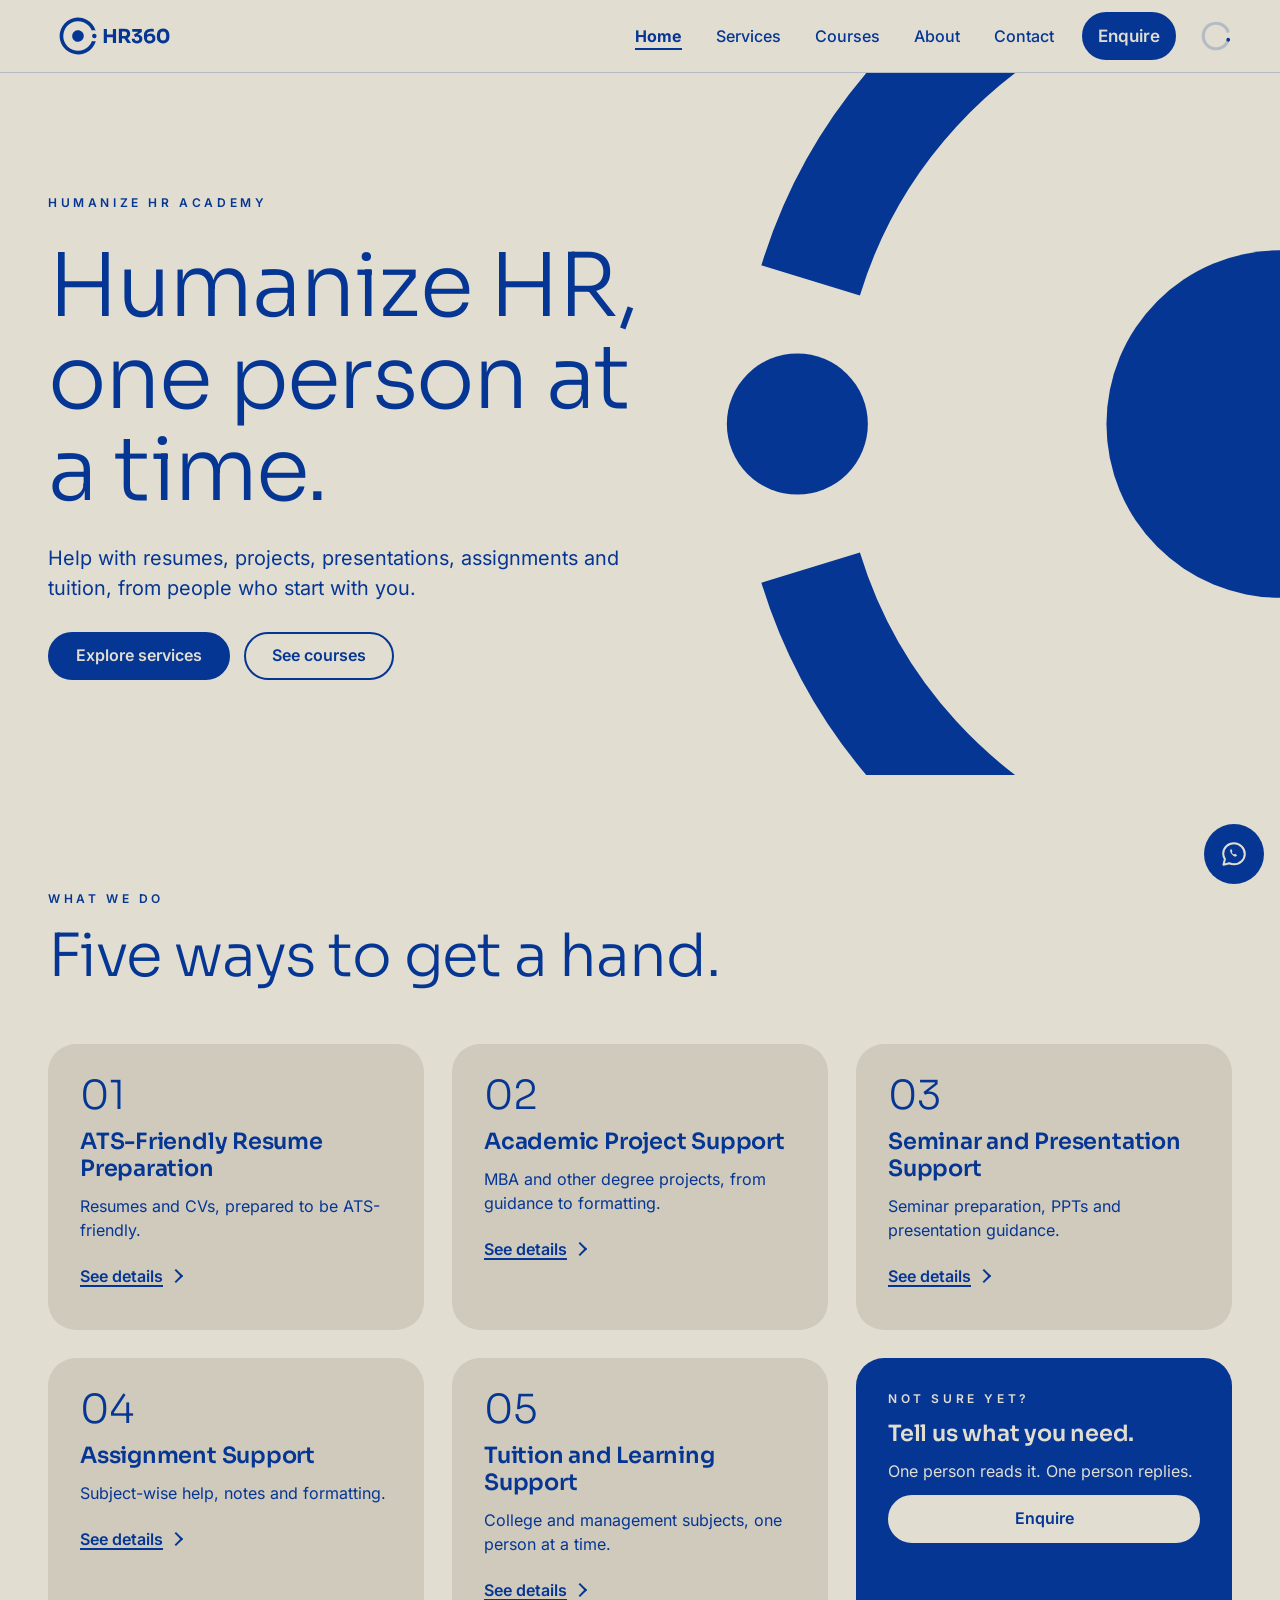
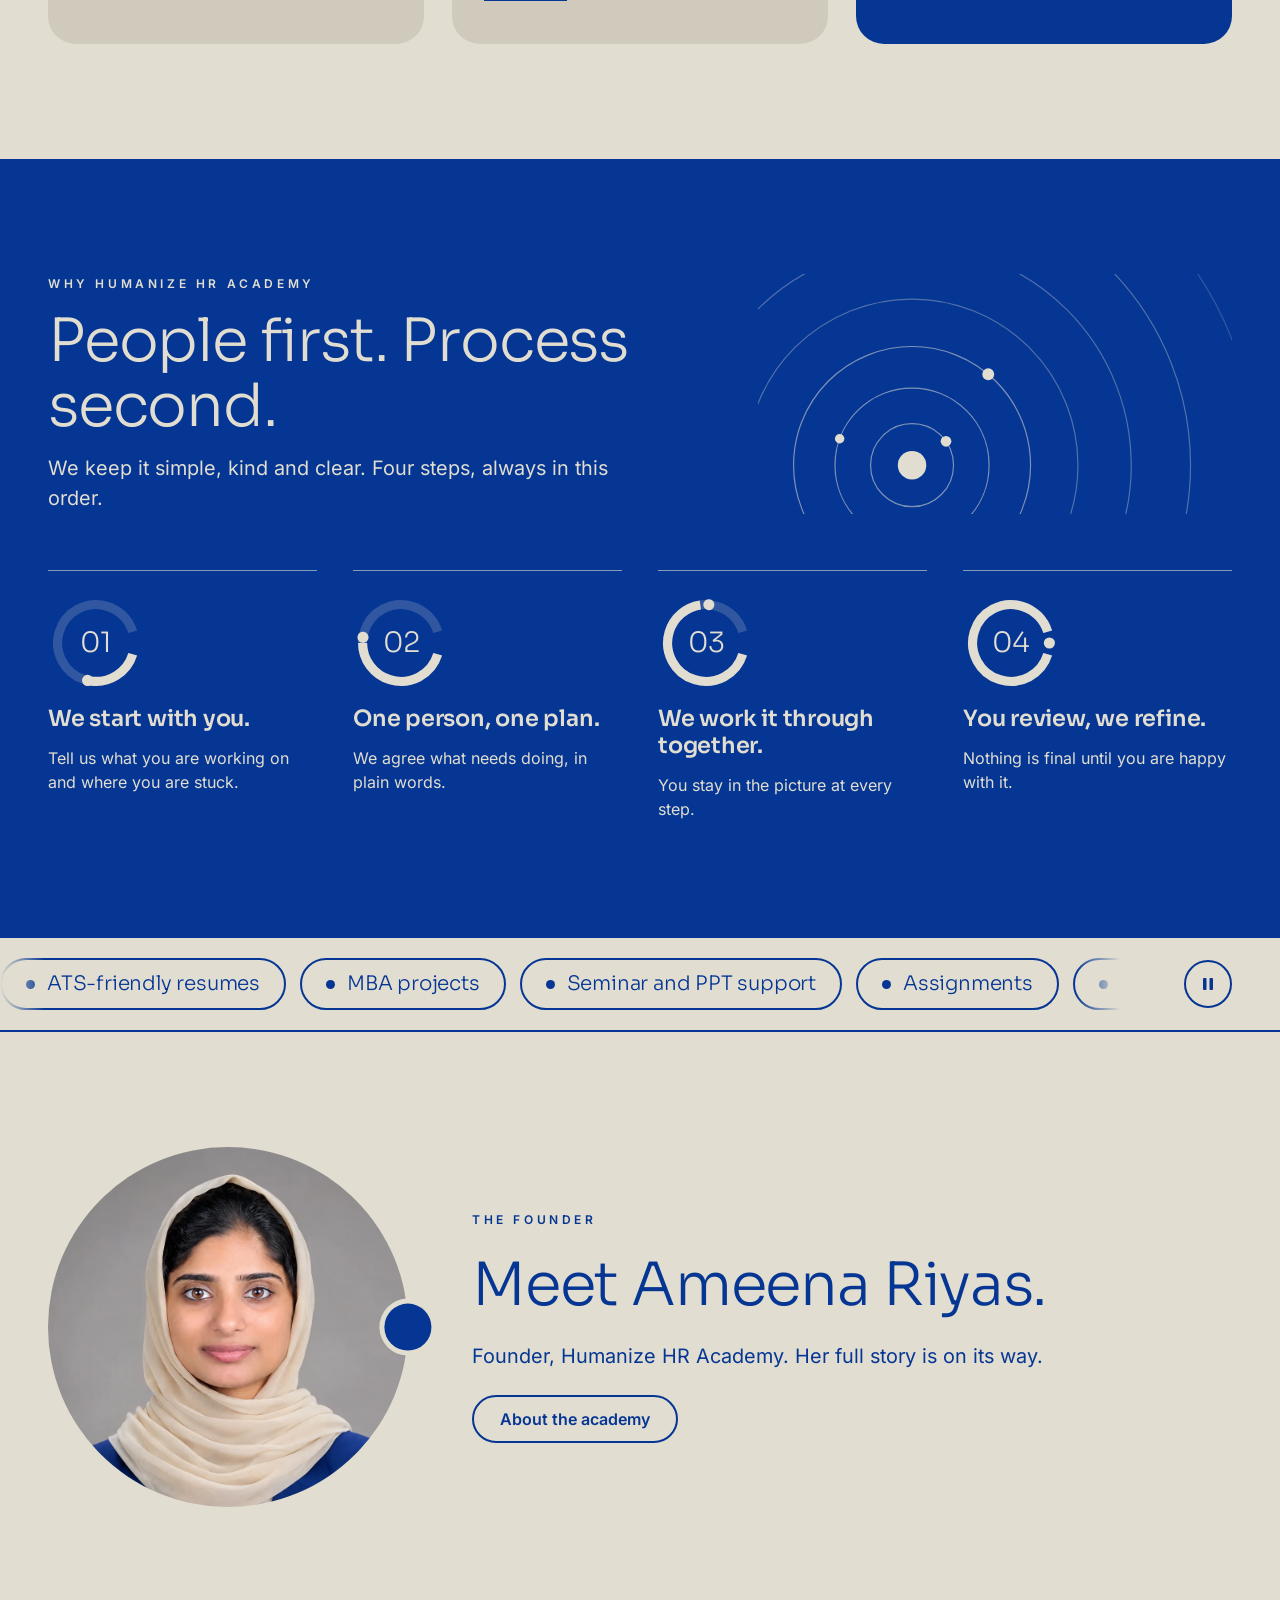
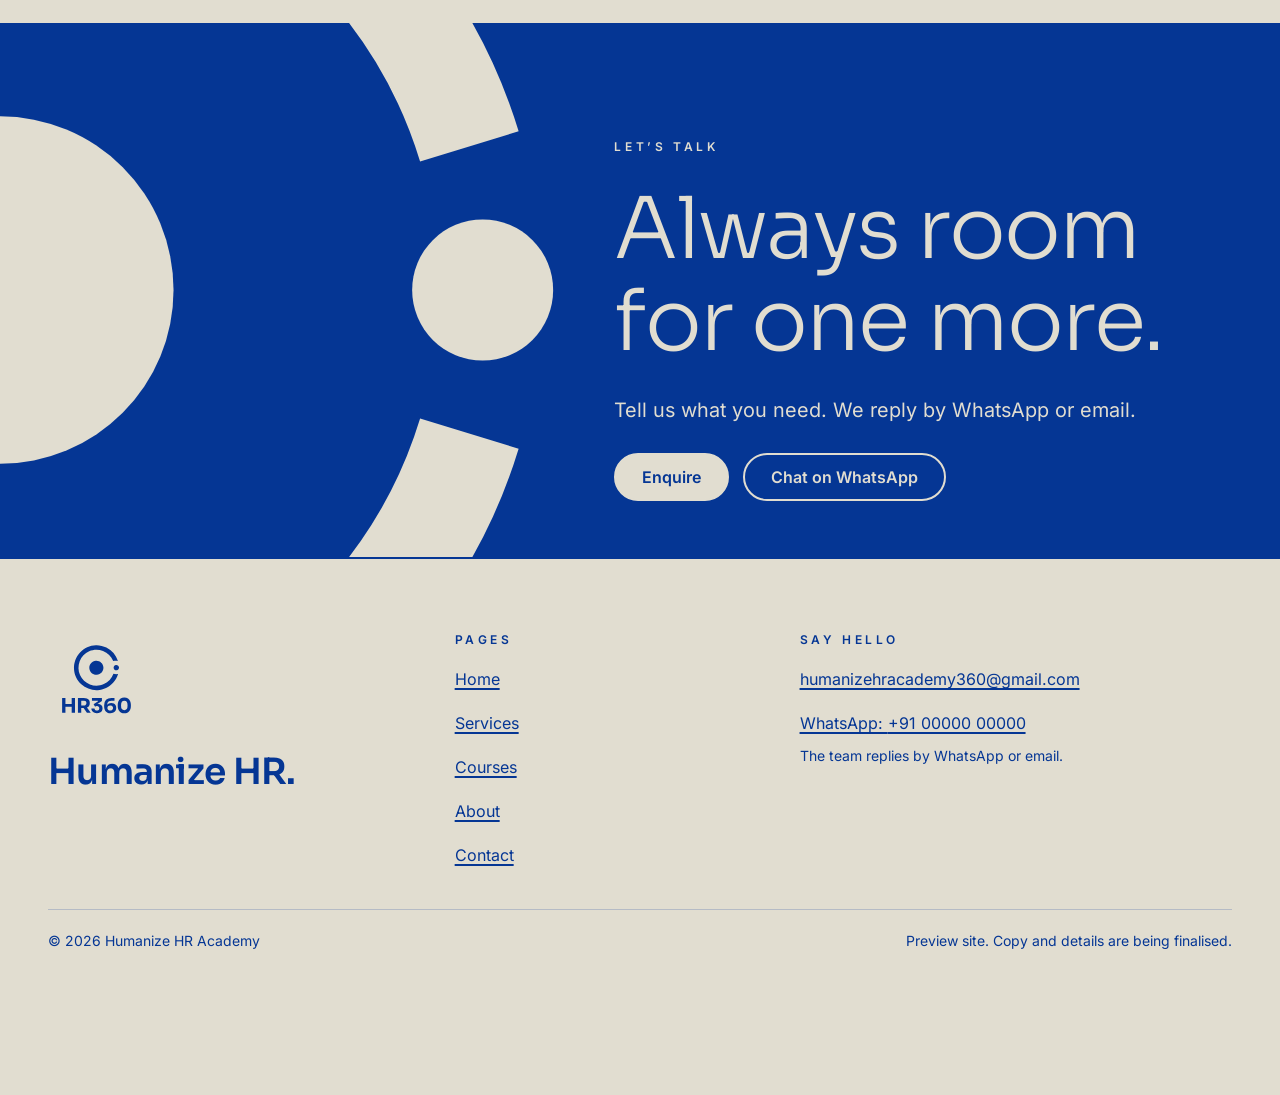
<file: index.html>
<!doctype html>
<html lang="en">
<head>
<meta charset="utf-8">
<meta name="viewport" content="width=device-width, initial-scale=1">
<title>HR Learning and Support | Humanize HR Academy</title>
<meta name="description" content="Humanize HR Academy: ATS-friendly resumes, academic projects, presentations, assignments and tuition. Humanize HR, one person at a time.">
<meta name="robots" content="noindex, nofollow">
<meta name="theme-color" content="#053694">
<meta property="og:title" content="HR Learning and Support | Humanize HR Academy">
<meta property="og:description" content="Humanize HR Academy: ATS-friendly resumes, academic projects, presentations, assignments and tuition. Humanize HR, one person at a time.">
<meta property="og:type" content="website">
<link rel="icon" href="assets/img/favicon.svg" type="image/svg+xml">
<link rel="icon" href="assets/img/favicon-32.png" sizes="32x32" type="image/png">
<link rel="apple-touch-icon" href="assets/img/apple-touch-icon-180.png">
<link rel="preload" href="assets/fonts/sora-latin-wght-normal.woff2" as="font" type="font/woff2" crossorigin>
<link rel="preload" href="assets/fonts/inter-latin-wght-normal.woff2" as="font" type="font/woff2" crossorigin>
<link rel="stylesheet" href="assets/css/styles.css">
<script>document.documentElement.classList.add("js")</script>
<script src="assets/js/site-config.js" defer></script>
<script src="assets/js/forms-config.js" defer></script>
<script src="assets/js/main.js" defer></script>
</head>
<body>
<a class="skip" href="#main">Skip to content</a>
<header class="site-header">
<div class="site-header__bar">
<a class="brand" href="index.html"><img src="assets/img/hr360-horizontal-compact-cobalt.svg" alt="HR360 Humanize HR Academy, home" width="133" height="60"></a>
<span class="ring ring--sm scroll-ring" aria-hidden="true"><svg viewBox="0 0 100 100" aria-hidden="true" focusable="false"><circle class="ring__track" cx="50" cy="50" r="40" pathLength="360"/><circle class="ring__fill" cx="50" cy="50" r="40" pathLength="360"/><circle class="ring__dot" cx="90" cy="50" r="5.8"/></svg></span>
<button class="menu-btn" type="button" aria-expanded="false" aria-controls="site-nav"><span class="menu-btn__bars" aria-hidden="true"></span><span class="menu-btn__label">Menu</span></button>
<nav class="nav" id="site-nav" aria-label="Main"><ul><li><a href="index.html" aria-current="page">Home</a></li><li><a href="services.html">Services</a></li><li><a href="courses.html">Courses</a></li><li><a href="about.html">About</a></li><li><a href="contact.html">Contact</a></li><li><a class="btn" href="contact.html#enquiry">Enquire</a></li></ul></nav>
</div>
</header>
<main id="main" tabindex="-1">

<section class="hero" aria-labelledby="hero-h">
<div class="hero__text">
<p class="label">Humanize HR Academy</p>
<h1 id="hero-h">Humanize HR, one person at a time.</h1>
<p class="lead">Help with resumes, projects, presentations, assignments and tuition, from people who start with you.</p>
<div class="btn-row"><a class="btn" href="services.html">Explore services</a><a class="btn btn--ghost" href="courses.html">See courses</a></div>
</div>
<div class="stage stage--r " aria-hidden="true"><img class="orbit" src="assets/img/orbit-cobalt-open-left.svg" alt="" width="208" height="208"></div>
</section>

<section class="sec" aria-labelledby="svc-h">
<div class="container">
<div class="sec-head"><p class="label">What we do</p><h2 id="svc-h">Five ways to get a hand.</h2></div>
<ul class="grid cols-3"><li class="tile card"><span class="num" aria-hidden="true">01</span><h3>ATS-Friendly Resume Preparation</h3><p>Resumes and CVs, prepared to be ATS-friendly.</p><a class="link-arrow" href="services.html#resume">See details<span class="vh"> for ATS-Friendly Resume Preparation</span></a></li>
<li class="tile card"><span class="num" aria-hidden="true">02</span><h3>Academic Project Support</h3><p>MBA and other degree projects, from guidance to formatting.</p><a class="link-arrow" href="services.html#project">See details<span class="vh"> for Academic Project Support</span></a></li>
<li class="tile card"><span class="num" aria-hidden="true">03</span><h3>Seminar and Presentation Support</h3><p>Seminar preparation, PPTs and presentation guidance.</p><a class="link-arrow" href="services.html#seminar">See details<span class="vh"> for Seminar and Presentation Support</span></a></li>
<li class="tile card"><span class="num" aria-hidden="true">04</span><h3>Assignment Support</h3><p>Subject-wise help, notes and formatting.</p><a class="link-arrow" href="services.html#assignment">See details<span class="vh"> for Assignment Support</span></a></li>
<li class="tile card"><span class="num" aria-hidden="true">05</span><h3>Tuition and Learning Support</h3><p>College and management subjects, one person at a time.</p><a class="link-arrow" href="services.html#tuition">See details<span class="vh"> for Tuition and Learning Support</span></a></li>
<li class="tile card card--cta"><span class="label">Not sure yet?</span><h3>Tell us what you need.</h3><p>One person reads it. One person replies.</p><a class="btn" href="contact.html#enquiry">Enquire</a></li>
</ul>
</div>
</section>

<section class="sec on-cobalt" aria-labelledby="why-h">
<div class="container">
<div class="field-head sec-head">
<div class="field-head__text"><p class="label">Why Humanize HR Academy</p><h2 id="why-h">People first. Process second.</h2><p class="lead">We keep it simple, kind and clear. Four steps, always in this order.</p></div>
<div class="stage stage--field " aria-hidden="true"><img class="orbit" src="assets/img/orbit-field-cream.svg" alt="" width="800" height="600"></div>
</div>
<ol class="steps steps--4 steps--rule">
<li class="step"><span class="ring" data-fill style="--t:0.25" aria-hidden="true"><svg viewBox="0 0 100 100" aria-hidden="true" focusable="false"><circle class="ring__track" cx="50" cy="50" r="40" pathLength="360"/><circle class="ring__fill" cx="50" cy="50" r="40" pathLength="360"/><circle class="ring__dot" cx="90" cy="50" r="5.8"/></svg><span class="ring__n">01</span></span><h3>We start with you.</h3><p>Tell us what you are working on and where you are stuck.</p></li>
<li class="step"><span class="ring" data-fill style="--t:0.5" aria-hidden="true"><svg viewBox="0 0 100 100" aria-hidden="true" focusable="false"><circle class="ring__track" cx="50" cy="50" r="40" pathLength="360"/><circle class="ring__fill" cx="50" cy="50" r="40" pathLength="360"/><circle class="ring__dot" cx="90" cy="50" r="5.8"/></svg><span class="ring__n">02</span></span><h3>One person, one plan.</h3><p>We agree what needs doing, in plain words.</p></li>
<li class="step"><span class="ring" data-fill style="--t:0.75" aria-hidden="true"><svg viewBox="0 0 100 100" aria-hidden="true" focusable="false"><circle class="ring__track" cx="50" cy="50" r="40" pathLength="360"/><circle class="ring__fill" cx="50" cy="50" r="40" pathLength="360"/><circle class="ring__dot" cx="90" cy="50" r="5.8"/></svg><span class="ring__n">03</span></span><h3>We work it through together.</h3><p>You stay in the picture at every step.</p></li>
<li class="step"><span class="ring" data-fill style="--t:1.0" aria-hidden="true"><svg viewBox="0 0 100 100" aria-hidden="true" focusable="false"><circle class="ring__track" cx="50" cy="50" r="40" pathLength="360"/><circle class="ring__fill" cx="50" cy="50" r="40" pathLength="360"/><circle class="ring__dot" cx="90" cy="50" r="5.8"/></svg><span class="ring__n">04</span></span><h3>You review, we refine.</h3><p>Nothing is final until you are happy with it.</p></li>
</ol>
</div>
</section>

<section class="marquee-wrap" aria-label="What we help with">
<div class="marquee">
<div class="marquee__viewport"><div class="marquee__track">
<ul class="marquee__group"><li class="kw">ATS-friendly resumes</li><li class="kw">MBA projects</li><li class="kw">Seminar and PPT support</li><li class="kw">Assignments</li><li class="kw">Tuition</li></ul>
<ul class="marquee__group" aria-hidden="true"><li class="kw">ATS-friendly resumes</li><li class="kw">MBA projects</li><li class="kw">Seminar and PPT support</li><li class="kw">Assignments</li><li class="kw">Tuition</li></ul>
<ul class="marquee__group" aria-hidden="true"><li class="kw">ATS-friendly resumes</li><li class="kw">MBA projects</li><li class="kw">Seminar and PPT support</li><li class="kw">Assignments</li><li class="kw">Tuition</li></ul>
<ul class="marquee__group" aria-hidden="true"><li class="kw">ATS-friendly resumes</li><li class="kw">MBA projects</li><li class="kw">Seminar and PPT support</li><li class="kw">Assignments</li><li class="kw">Tuition</li></ul>
</div></div>
<button class="marquee__toggle" type="button" aria-label="Pause moving keywords" aria-pressed="false"><svg class="i-pause" viewBox="0 0 16 16" aria-hidden="true"><rect x="3" y="2" width="3.5" height="12" rx="1"/><rect x="9.5" y="2" width="3.5" height="12" rx="1"/></svg><svg class="i-play" viewBox="0 0 16 16" aria-hidden="true"><path d="M4 2l10 6-10 6z"/></svg></button>
</div>
</section>

<section class="sec" aria-labelledby="founder-h">
<div class="container">
<div class="founder">
<div class="portrait"><picture><source srcset="assets/img/ameena-riyas.webp" type="image/webp"><img src="assets/img/ameena-riyas.jpg" alt="Portrait of Ameena Riyas, founder" width="900" height="1200"></picture></div>
<div class="stack">
<p class="label">The founder</p>
<h2 id="founder-h">Meet Ameena Riyas.</h2>
<p class="lead">Founder, Humanize HR Academy. Her full story is on its way.</p>
<p><a class="btn btn--ghost" href="about.html">About the academy</a></p>
</div>
</div>
</div>
</section>

<section class="cta cta--flip" aria-labelledby="cta-h"><div class="stage stage--l " aria-hidden="true"><img class="orbit" src="assets/img/orbit-cream-open-right.svg" alt="" width="208" height="208"></div><div class="cta__text">
<p class="label">Let&rsquo;s talk</p>
<h2 id="cta-h">Always room for one more.</h2>
<p class="lead">Tell us what you need. We reply by WhatsApp or email.</p>
<div class="btn-row"><a class="btn" href="contact.html#enquiry">Enquire</a><a class="btn btn--ghost" data-contact="whatsapp" href="https://wa.me/910000000000?text=Hello%20Humanize%20HR%20Academy%2C%20I%20would%20like%20to%20know%20more." target="_blank" rel="noopener">Chat on WhatsApp</a></div>
</div></section>

</main>
<footer class="site-footer">
<div class="container">
<div class="footer-grid">
<div>
<a class="brand" href="index.html"><img src="assets/img/hr360-stacked-compact-cobalt.svg" alt="HR360 Humanize HR Academy" width="86" height="96"></a>
<p class="signoff">Humanize HR.</p>
</div>
<nav aria-label="Footer"><h2>Pages</h2><ul><li><a href="index.html">Home</a></li><li><a href="services.html">Services</a></li><li><a href="courses.html">Courses</a></li><li><a href="about.html">About</a></li><li><a href="contact.html">Contact</a></li></ul></nav>
<div>
<h2>Say hello</h2>
<ul>
<li><a data-contact="email" href="mailto:humanizehracademy360@gmail.com">humanizehracademy360@gmail.com</a></li>
<li><a data-contact="whatsapp" href="https://wa.me/910000000000?text=Hello%20Humanize%20HR%20Academy%2C%20I%20would%20like%20to%20know%20more." target="_blank" rel="noopener">WhatsApp:&nbsp;<span data-contact="phone">+91 00000 00000</span></a></li>
</ul>
<p class="small">The team replies by WhatsApp or email.</p>
</div>
</div>
<div class="footer-bottom"><span>&copy; 2026 Humanize HR Academy</span><span>Preview site. Copy and details are being finalised.</span></div>
</div>
</footer>
<a class="wa" data-contact="whatsapp" href="https://wa.me/910000000000?text=Hello%20Humanize%20HR%20Academy%2C%20I%20would%20like%20to%20know%20more." target="_blank" rel="noopener" aria-label="Chat on WhatsApp">
<svg viewBox="0 0 32 32" fill="none" stroke="currentColor" stroke-width="2.2" stroke-linecap="round" stroke-linejoin="round" aria-hidden="true" focusable="false"><path d="M16 4.5c-6.4 0-11.5 4.9-11.5 11 0 2.2.7 4.2 1.8 5.9L4.8 27.5l6.3-1.6c1.4.7 3.1 1.1 4.9 1.1 6.4 0 11.5-4.9 11.5-11S22.4 4.5 16 4.5z"/><path d="M12 11.5c-.6 2.6 1.9 6.1 5.4 7.4l2-1.7-2.3-1.5-1.1.9c-1.1-.5-2-1.4-2.5-2.5l.9-1.1-1.4-2.4z" fill="currentColor" stroke="none"/></svg>
</a>
</body>
</html>
</file>
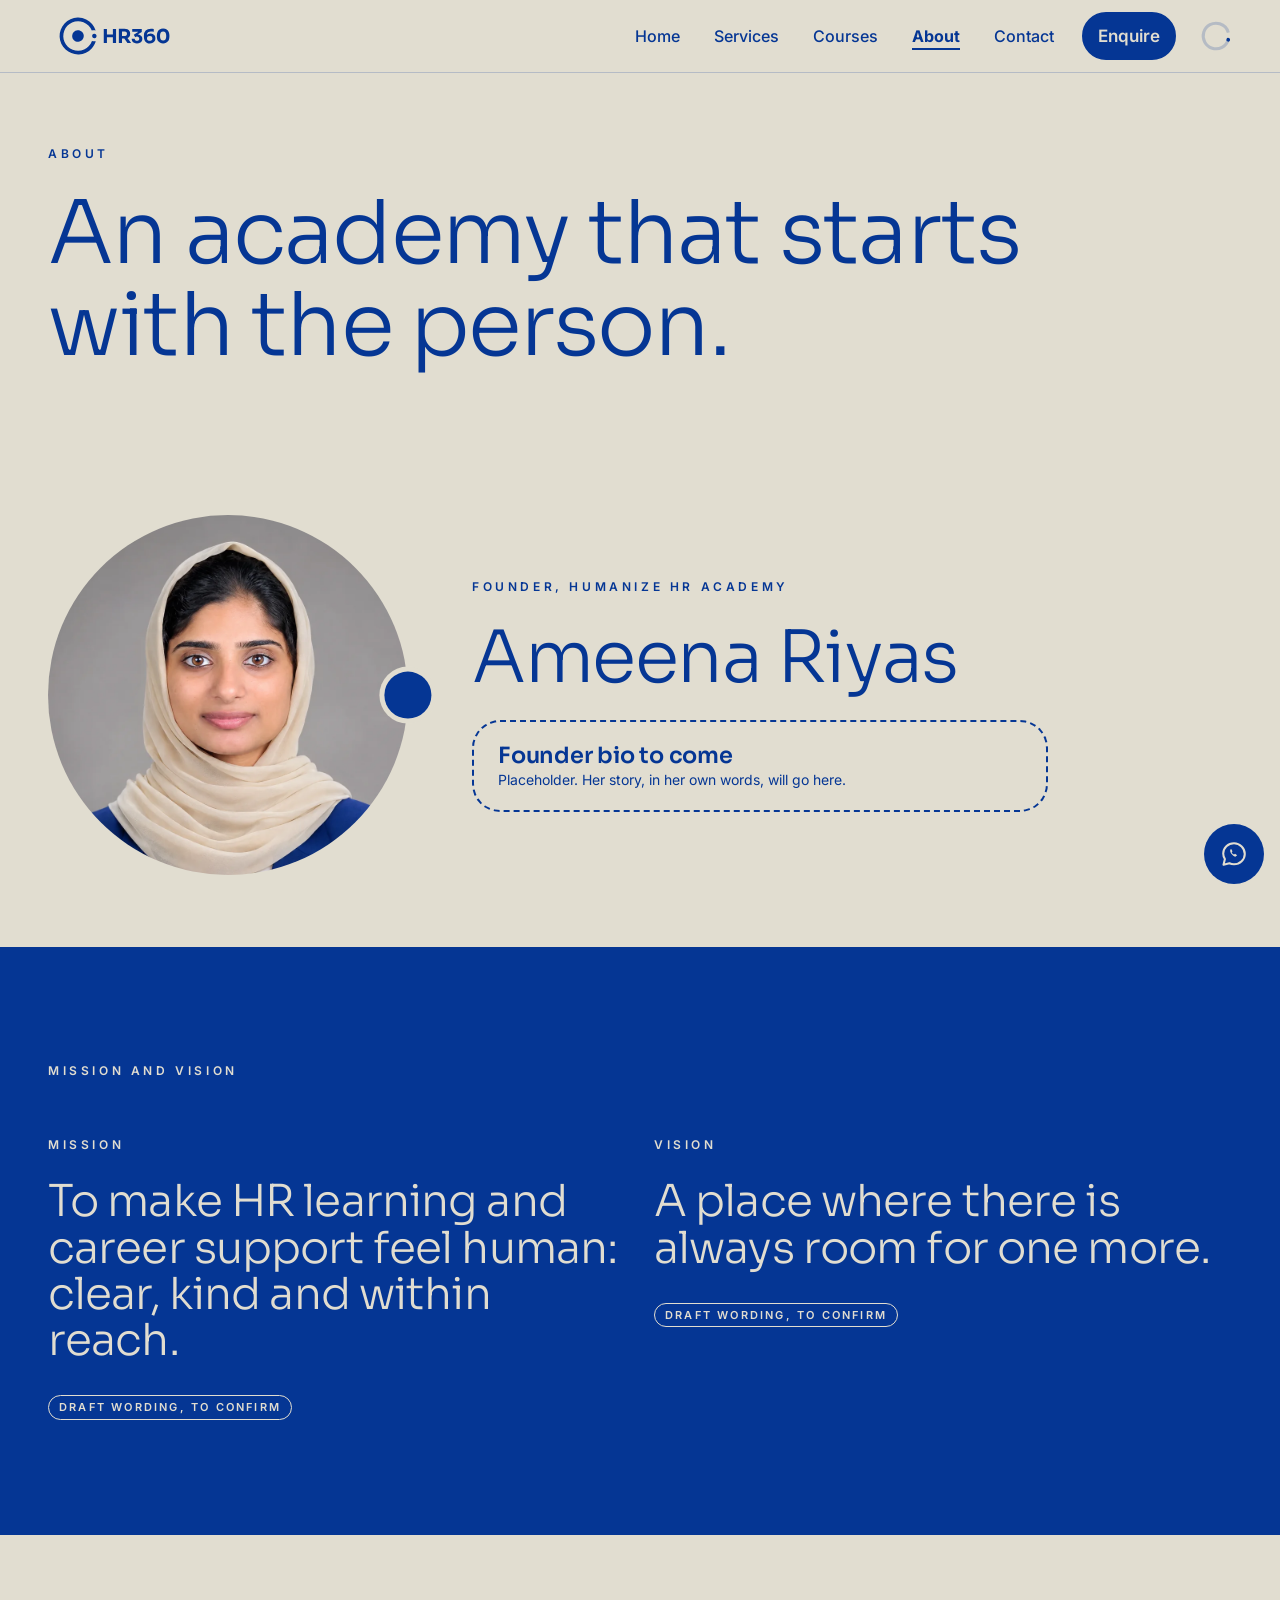
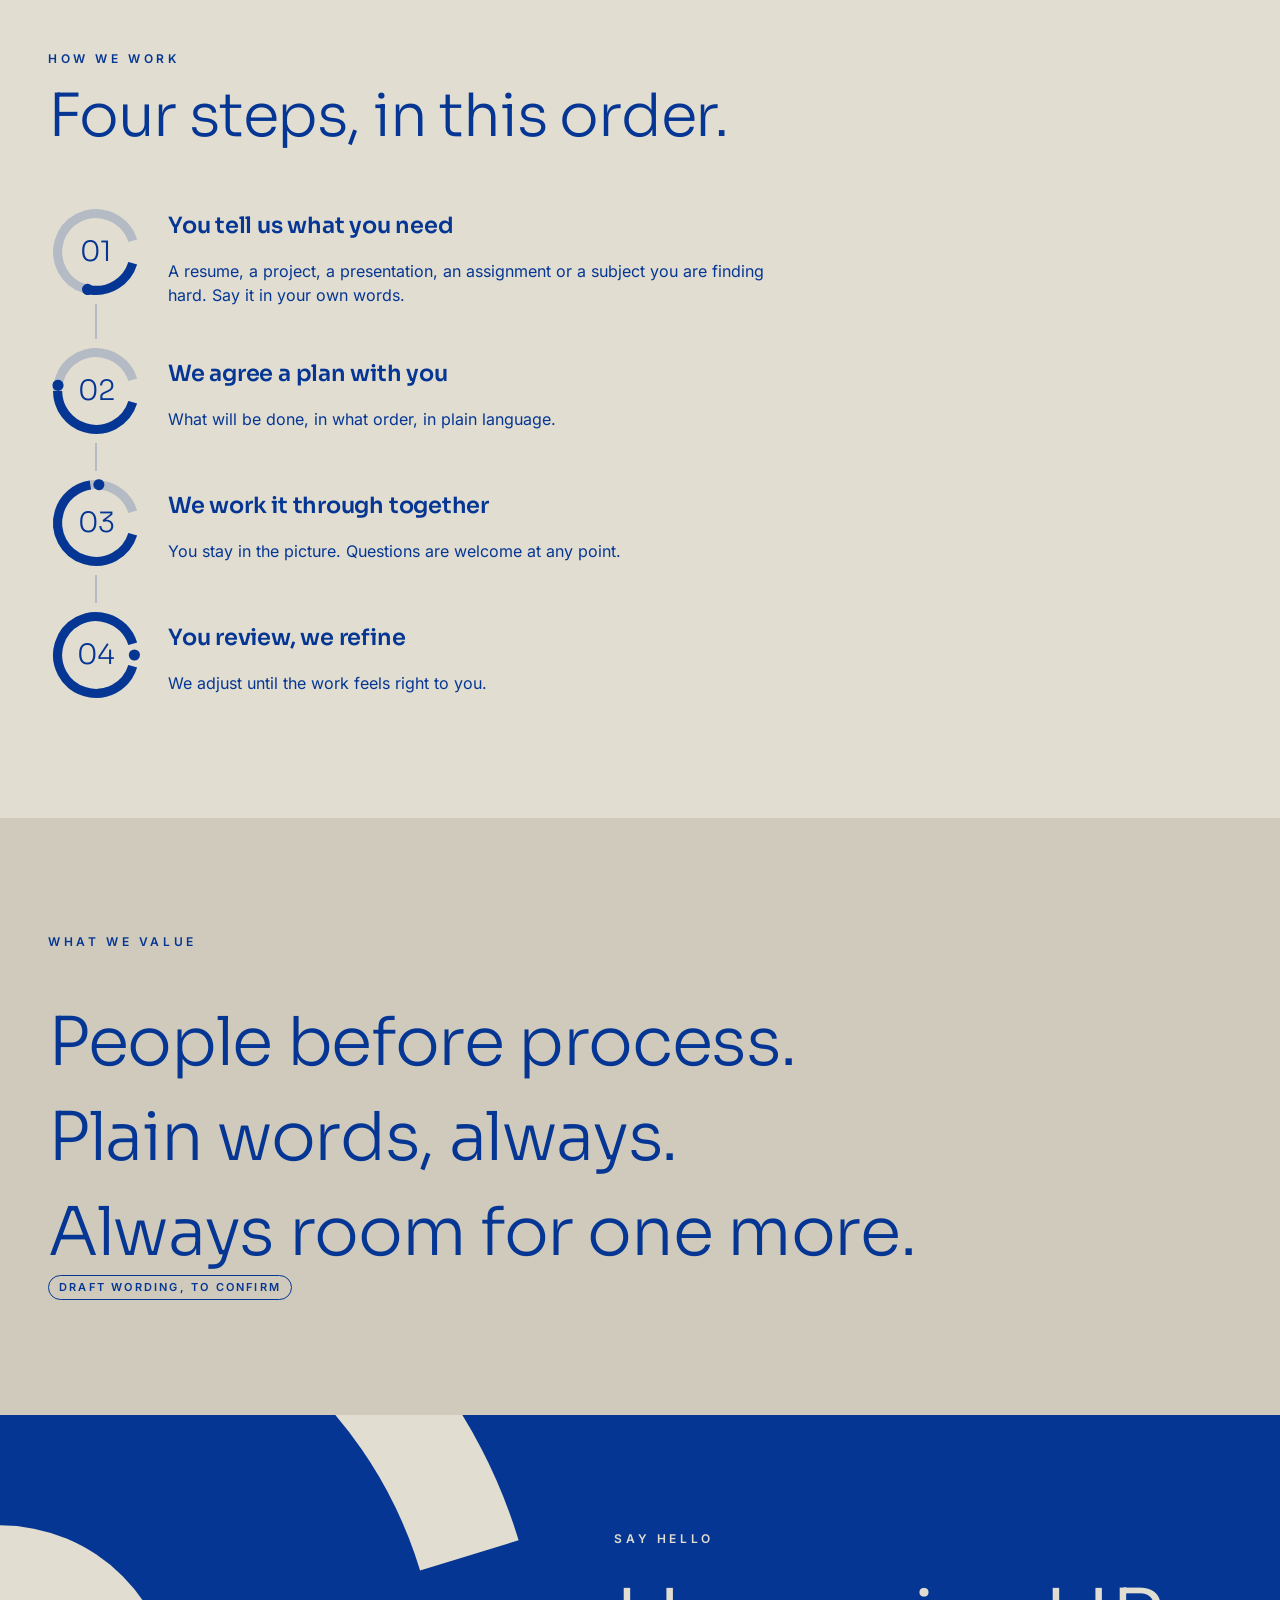
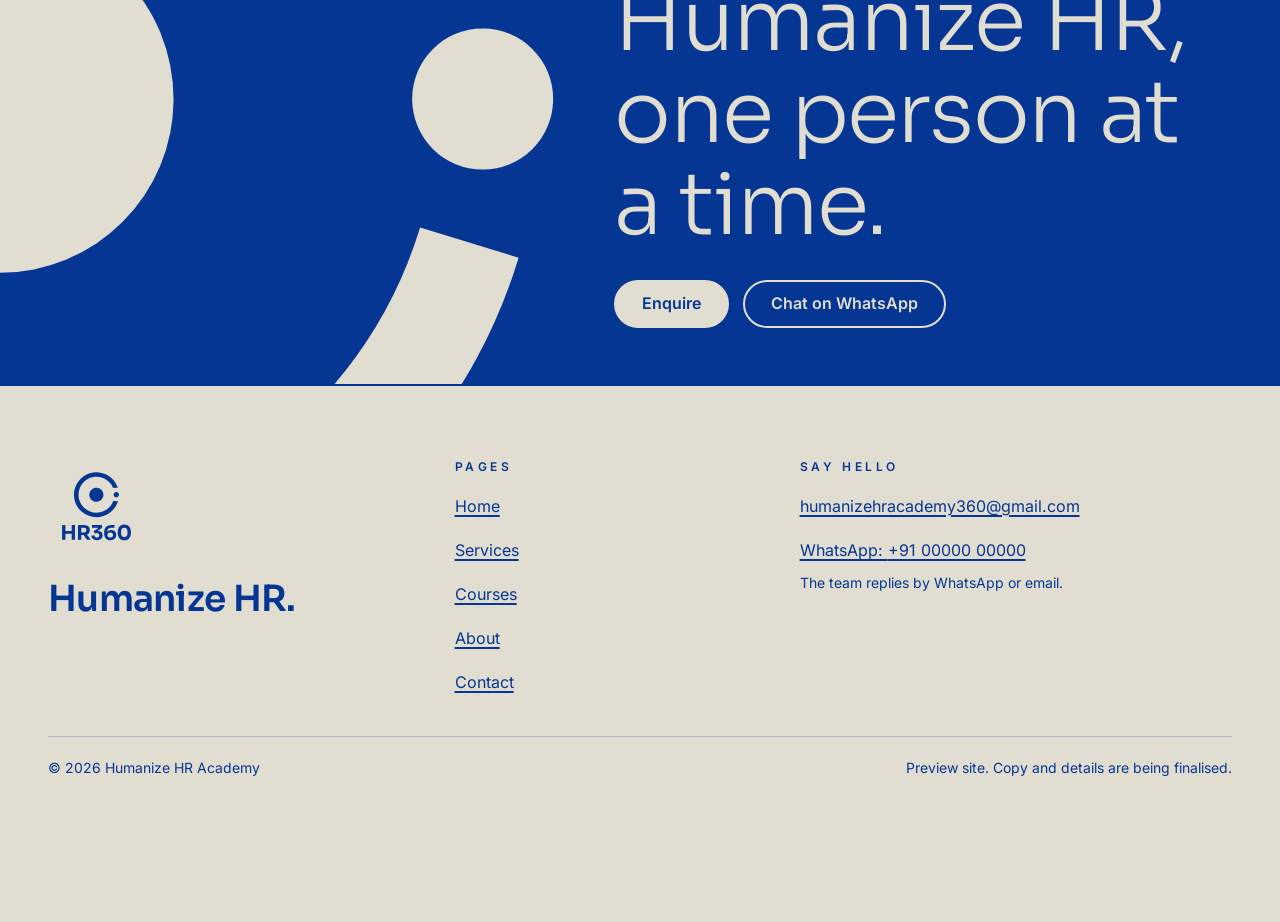
<file: about.html>
<!doctype html>
<html lang="en">
<head>
<meta charset="utf-8">
<meta name="viewport" content="width=device-width, initial-scale=1">
<title>About the Academy | Humanize HR Academy</title>
<meta name="description" content="About Humanize HR Academy and its founder, Ameena Riyas. How we work and what we value.">
<meta name="robots" content="noindex, nofollow">
<meta name="theme-color" content="#053694">
<meta property="og:title" content="About the Academy | Humanize HR Academy">
<meta property="og:description" content="About Humanize HR Academy and its founder, Ameena Riyas. How we work and what we value.">
<meta property="og:type" content="website">
<link rel="icon" href="assets/img/favicon.svg" type="image/svg+xml">
<link rel="icon" href="assets/img/favicon-32.png" sizes="32x32" type="image/png">
<link rel="apple-touch-icon" href="assets/img/apple-touch-icon-180.png">
<link rel="preload" href="assets/fonts/sora-latin-wght-normal.woff2" as="font" type="font/woff2" crossorigin>
<link rel="preload" href="assets/fonts/inter-latin-wght-normal.woff2" as="font" type="font/woff2" crossorigin>
<link rel="stylesheet" href="assets/css/styles.css">
<script>document.documentElement.classList.add("js")</script>
<script src="assets/js/site-config.js" defer></script>
<script src="assets/js/forms-config.js" defer></script>
<script src="assets/js/main.js" defer></script>
</head>
<body>
<a class="skip" href="#main">Skip to content</a>
<header class="site-header">
<div class="site-header__bar">
<a class="brand" href="index.html"><img src="assets/img/hr360-horizontal-compact-cobalt.svg" alt="HR360 Humanize HR Academy, home" width="133" height="60"></a>
<span class="ring ring--sm scroll-ring" aria-hidden="true"><svg viewBox="0 0 100 100" aria-hidden="true" focusable="false"><circle class="ring__track" cx="50" cy="50" r="40" pathLength="360"/><circle class="ring__fill" cx="50" cy="50" r="40" pathLength="360"/><circle class="ring__dot" cx="90" cy="50" r="5.8"/></svg></span>
<button class="menu-btn" type="button" aria-expanded="false" aria-controls="site-nav"><span class="menu-btn__bars" aria-hidden="true"></span><span class="menu-btn__label">Menu</span></button>
<nav class="nav" id="site-nav" aria-label="Main"><ul><li><a href="index.html">Home</a></li><li><a href="services.html">Services</a></li><li><a href="courses.html">Courses</a></li><li><a href="about.html" aria-current="page">About</a></li><li><a href="contact.html">Contact</a></li><li><a class="btn" href="contact.html#enquiry">Enquire</a></li></ul></nav>
</div>
</header>
<main id="main" tabindex="-1">

<section class="sec sec--tight" aria-labelledby="h1">
<div class="container stack">
<p class="label">About</p>
<h1 id="h1" class="h1--about">An academy that starts with the person.</h1>
</div>
</section>
<section class="sec sec--tight" aria-labelledby="f-h">
<div class="container">
<div class="founder">
<div class="portrait"><picture><source srcset="assets/img/ameena-riyas.webp" type="image/webp"><img src="assets/img/ameena-riyas.jpg" alt="Portrait of Ameena Riyas, founder" width="900" height="1200"></picture></div>
<div class="stack">
<p class="label">Founder, Humanize HR Academy</p>
<h2 class="founder__name" id="f-h">Ameena Riyas</h2>
<div class="placeholder-box"><p class="h3">Founder bio to come</p><p class="small">Placeholder. Her story, in her own words, will go here.</p></div>
</div>
</div>
</div>
</section>
<section class="sec on-cobalt" aria-labelledby="mv-h">
<div class="container">
<div class="sec-head"><p class="label">Mission and vision</p><h2 id="mv-h" class="vh">Mission and vision</h2></div>
<div class="grid cols-2">
<div class="stack"><h3 class="label">Mission</h3><p class="display display--md">To make HR learning and career support feel human: clear, kind and within reach.</p><span class="draft">Draft wording, to confirm</span></div>
<div class="stack"><h3 class="label">Vision</h3><p class="display display--md">A place where there is always room for one more.</p><span class="draft">Draft wording, to confirm</span></div>
</div>
</div>
</section>
<section class="sec" aria-labelledby="how-h">
<div class="container">
<div class="sec-head"><p class="label">How we work</p><h2 id="how-h">Four steps, in this order.</h2></div>
<ol class="timeline">
<li><span class="ring" data-fill style="--t:0.25" aria-hidden="true"><svg viewBox="0 0 100 100" aria-hidden="true" focusable="false"><circle class="ring__track" cx="50" cy="50" r="40" pathLength="360"/><circle class="ring__fill" cx="50" cy="50" r="40" pathLength="360"/><circle class="ring__dot" cx="90" cy="50" r="5.8"/></svg><span class="ring__n">01</span></span><h3>You tell us what you need</h3><p>A resume, a project, a presentation, an assignment or a subject you are finding hard. Say it in your own words.</p></li>
<li><span class="ring" data-fill style="--t:0.5" aria-hidden="true"><svg viewBox="0 0 100 100" aria-hidden="true" focusable="false"><circle class="ring__track" cx="50" cy="50" r="40" pathLength="360"/><circle class="ring__fill" cx="50" cy="50" r="40" pathLength="360"/><circle class="ring__dot" cx="90" cy="50" r="5.8"/></svg><span class="ring__n">02</span></span><h3>We agree a plan with you</h3><p>What will be done, in what order, in plain language.</p></li>
<li><span class="ring" data-fill style="--t:0.75" aria-hidden="true"><svg viewBox="0 0 100 100" aria-hidden="true" focusable="false"><circle class="ring__track" cx="50" cy="50" r="40" pathLength="360"/><circle class="ring__fill" cx="50" cy="50" r="40" pathLength="360"/><circle class="ring__dot" cx="90" cy="50" r="5.8"/></svg><span class="ring__n">03</span></span><h3>We work it through together</h3><p>You stay in the picture. Questions are welcome at any point.</p></li>
<li><span class="ring" data-fill style="--t:1.0" aria-hidden="true"><svg viewBox="0 0 100 100" aria-hidden="true" focusable="false"><circle class="ring__track" cx="50" cy="50" r="40" pathLength="360"/><circle class="ring__fill" cx="50" cy="50" r="40" pathLength="360"/><circle class="ring__dot" cx="90" cy="50" r="5.8"/></svg><span class="ring__n">04</span></span><h3>You review, we refine</h3><p>We adjust until the work feels right to you.</p></li>
</ol>
</div>
</section>
<section class="sec on-deep" aria-labelledby="val-h">
<div class="container">
<div class="sec-head"><p class="label">What we value</p><h2 id="val-h" class="vh">Values</h2></div>
<ul class="stack">
<li class="display display--lg">People before process.</li>
<li class="display display--lg">Plain words, always.</li>
<li class="display display--lg">Always room for one more.</li>
</ul>
<span class="draft">Draft wording, to confirm</span>
</div>
</section>
<section class="cta cta--flip" aria-labelledby="cta-h"><div class="stage stage--l " aria-hidden="true"><img class="orbit" src="assets/img/orbit-cream-open-right.svg" alt="" width="208" height="208"></div><div class="cta__text">
<p class="label">Say hello</p>
<h2 id="cta-h">Humanize HR, one person at a time.</h2>

<div class="btn-row"><a class="btn" href="contact.html#enquiry">Enquire</a><a class="btn btn--ghost" data-contact="whatsapp" href="https://wa.me/910000000000?text=Hello%20Humanize%20HR%20Academy%2C%20I%20would%20like%20to%20know%20more." target="_blank" rel="noopener">Chat on WhatsApp</a></div>
</div></section>

</main>
<footer class="site-footer">
<div class="container">
<div class="footer-grid">
<div>
<a class="brand" href="index.html"><img src="assets/img/hr360-stacked-compact-cobalt.svg" alt="HR360 Humanize HR Academy" width="86" height="96"></a>
<p class="signoff">Humanize HR.</p>
</div>
<nav aria-label="Footer"><h2>Pages</h2><ul><li><a href="index.html">Home</a></li><li><a href="services.html">Services</a></li><li><a href="courses.html">Courses</a></li><li><a href="about.html">About</a></li><li><a href="contact.html">Contact</a></li></ul></nav>
<div>
<h2>Say hello</h2>
<ul>
<li><a data-contact="email" href="mailto:humanizehracademy360@gmail.com">humanizehracademy360@gmail.com</a></li>
<li><a data-contact="whatsapp" href="https://wa.me/910000000000?text=Hello%20Humanize%20HR%20Academy%2C%20I%20would%20like%20to%20know%20more." target="_blank" rel="noopener">WhatsApp:&nbsp;<span data-contact="phone">+91 00000 00000</span></a></li>
</ul>
<p class="small">The team replies by WhatsApp or email.</p>
</div>
</div>
<div class="footer-bottom"><span>&copy; 2026 Humanize HR Academy</span><span>Preview site. Copy and details are being finalised.</span></div>
</div>
</footer>
<a class="wa" data-contact="whatsapp" href="https://wa.me/910000000000?text=Hello%20Humanize%20HR%20Academy%2C%20I%20would%20like%20to%20know%20more." target="_blank" rel="noopener" aria-label="Chat on WhatsApp">
<svg viewBox="0 0 32 32" fill="none" stroke="currentColor" stroke-width="2.2" stroke-linecap="round" stroke-linejoin="round" aria-hidden="true" focusable="false"><path d="M16 4.5c-6.4 0-11.5 4.9-11.5 11 0 2.2.7 4.2 1.8 5.9L4.8 27.5l6.3-1.6c1.4.7 3.1 1.1 4.9 1.1 6.4 0 11.5-4.9 11.5-11S22.4 4.5 16 4.5z"/><path d="M12 11.5c-.6 2.6 1.9 6.1 5.4 7.4l2-1.7-2.3-1.5-1.1.9c-1.1-.5-2-1.4-2.5-2.5l.9-1.1-1.4-2.4z" fill="currentColor" stroke="none"/></svg>
</a>
</body>
</html>
</file>
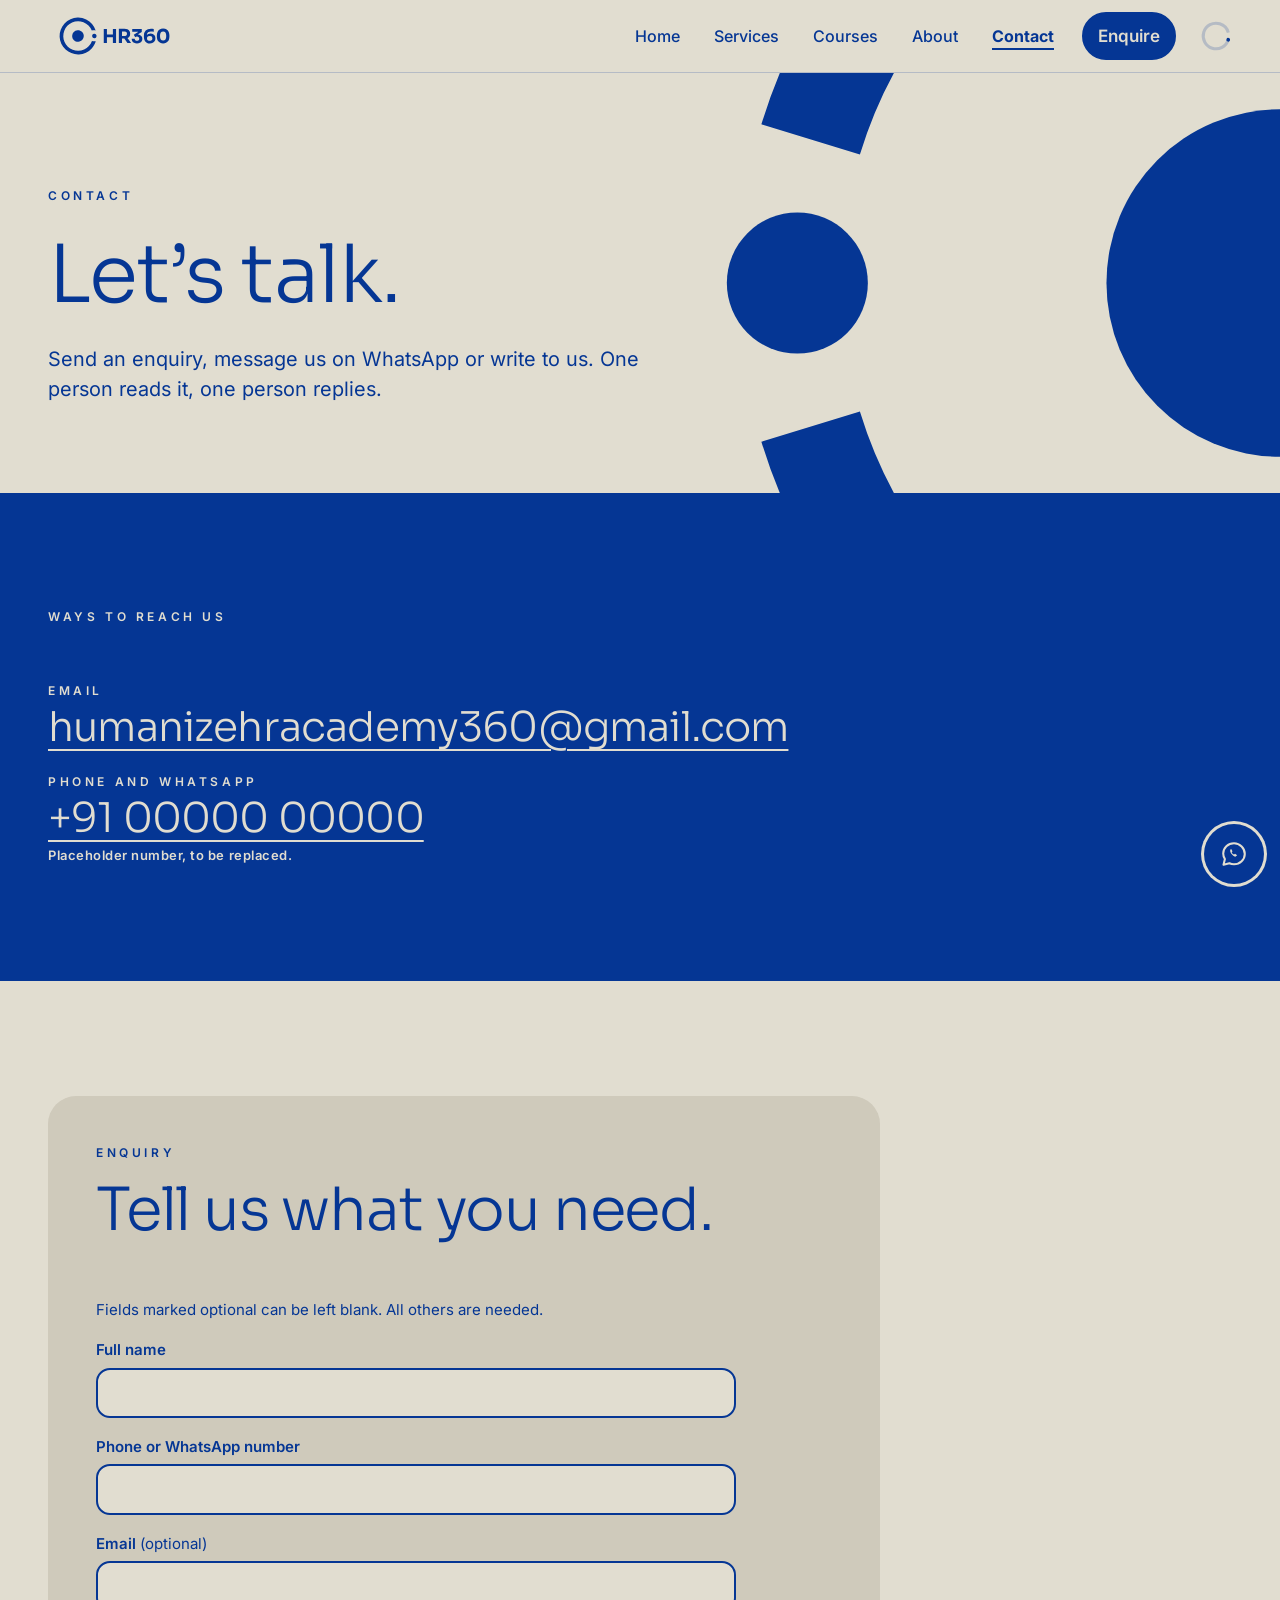
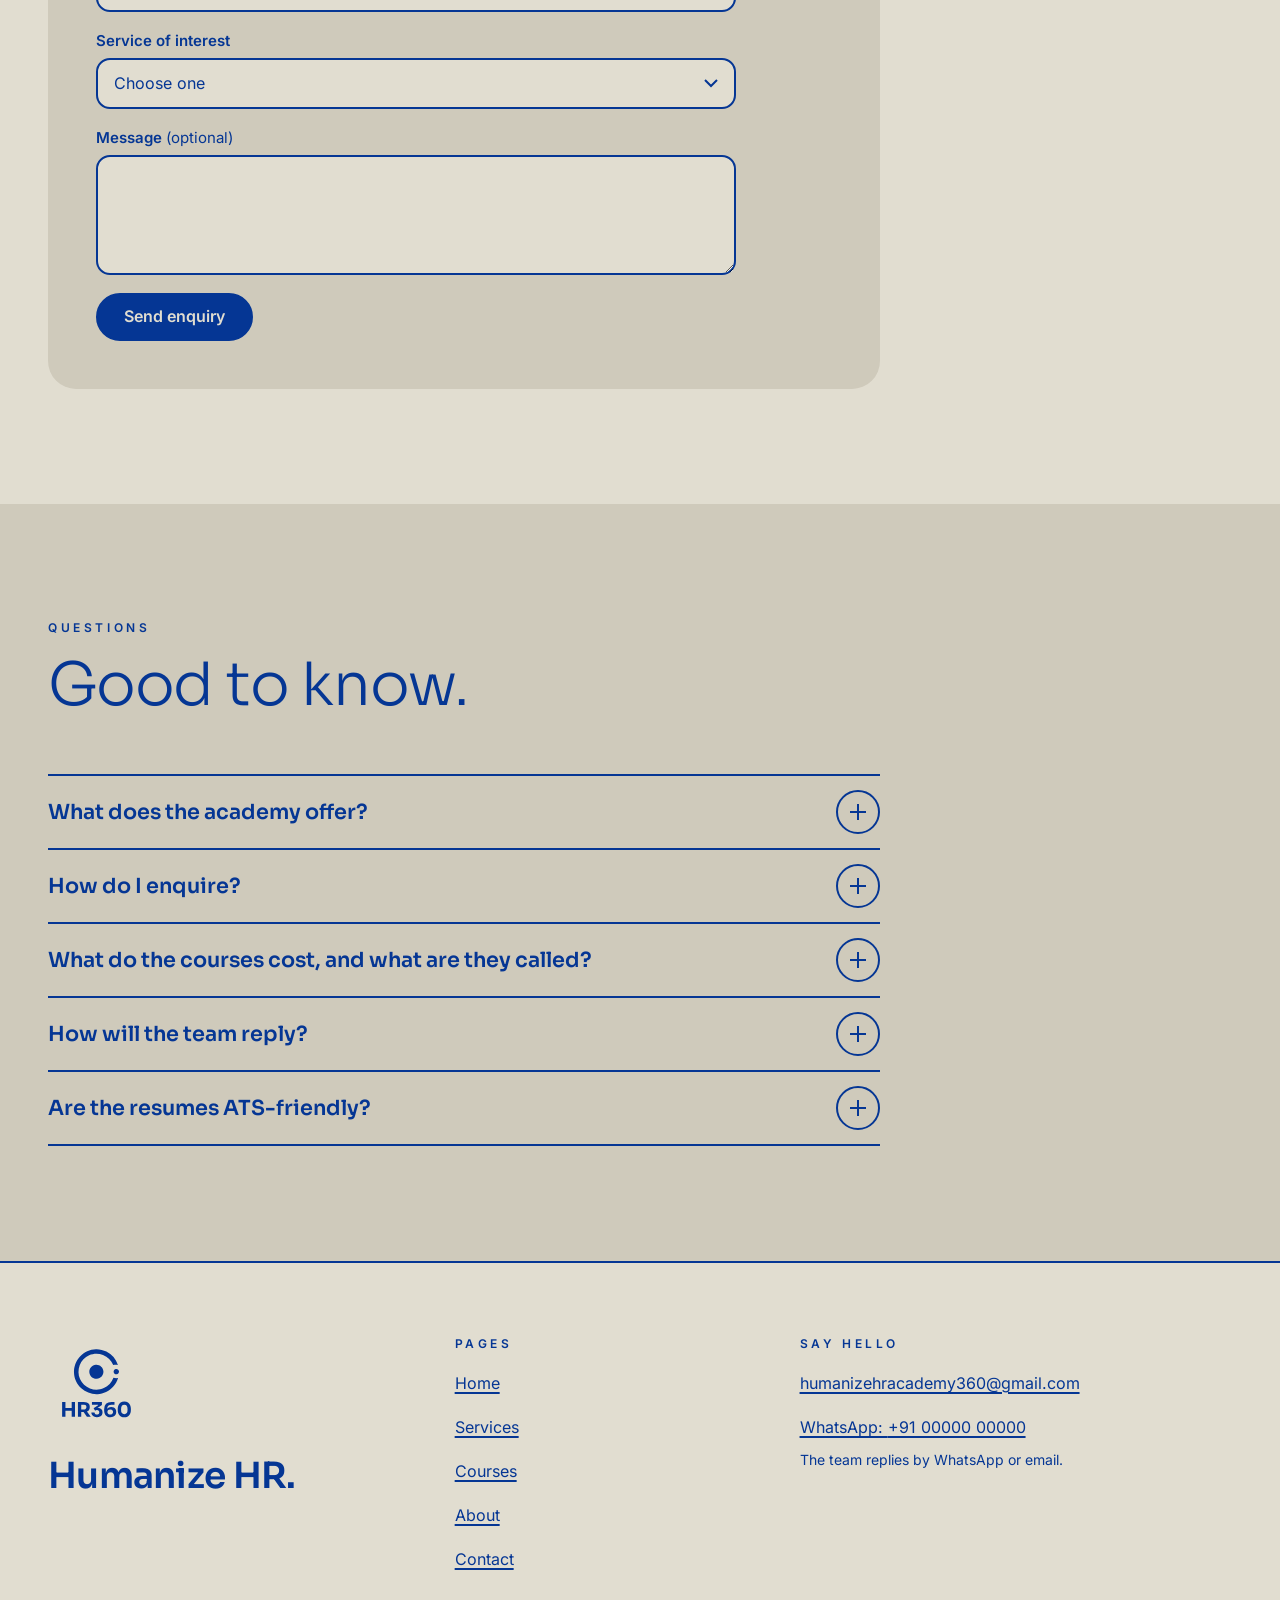
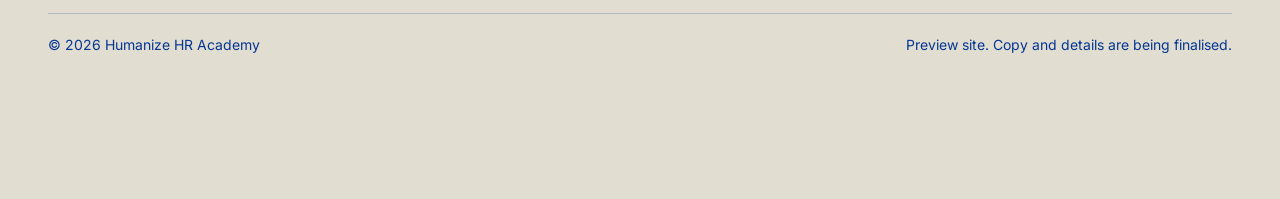
<file: contact.html>
<!doctype html>
<html lang="en">
<head>
<meta charset="utf-8">
<meta name="viewport" content="width=device-width, initial-scale=1">
<title>Contact and Enquiries | Humanize HR Academy</title>
<meta name="description" content="Contact Humanize HR Academy by email, WhatsApp or the enquiry form. Answers to common questions.">
<meta name="robots" content="noindex, nofollow">
<meta name="theme-color" content="#053694">
<meta property="og:title" content="Contact and Enquiries | Humanize HR Academy">
<meta property="og:description" content="Contact Humanize HR Academy by email, WhatsApp or the enquiry form. Answers to common questions.">
<meta property="og:type" content="website">
<link rel="icon" href="assets/img/favicon.svg" type="image/svg+xml">
<link rel="icon" href="assets/img/favicon-32.png" sizes="32x32" type="image/png">
<link rel="apple-touch-icon" href="assets/img/apple-touch-icon-180.png">
<link rel="preload" href="assets/fonts/sora-latin-wght-normal.woff2" as="font" type="font/woff2" crossorigin>
<link rel="preload" href="assets/fonts/inter-latin-wght-normal.woff2" as="font" type="font/woff2" crossorigin>
<link rel="stylesheet" href="assets/css/styles.css">
<script>document.documentElement.classList.add("js")</script>
<script src="assets/js/site-config.js" defer></script>
<script src="assets/js/forms-config.js" defer></script>
<script src="assets/js/main.js" defer></script>
</head>
<body>
<a class="skip" href="#main">Skip to content</a>
<header class="site-header">
<div class="site-header__bar">
<a class="brand" href="index.html"><img src="assets/img/hr360-horizontal-compact-cobalt.svg" alt="HR360 Humanize HR Academy, home" width="133" height="60"></a>
<span class="ring ring--sm scroll-ring" aria-hidden="true"><svg viewBox="0 0 100 100" aria-hidden="true" focusable="false"><circle class="ring__track" cx="50" cy="50" r="40" pathLength="360"/><circle class="ring__fill" cx="50" cy="50" r="40" pathLength="360"/><circle class="ring__dot" cx="90" cy="50" r="5.8"/></svg></span>
<button class="menu-btn" type="button" aria-expanded="false" aria-controls="site-nav"><span class="menu-btn__bars" aria-hidden="true"></span><span class="menu-btn__label">Menu</span></button>
<nav class="nav" id="site-nav" aria-label="Main"><ul><li><a href="index.html">Home</a></li><li><a href="services.html">Services</a></li><li><a href="courses.html">Courses</a></li><li><a href="about.html">About</a></li><li><a href="contact.html" aria-current="page">Contact</a></li><li><a class="btn" href="contact.html#enquiry">Enquire</a></li></ul></nav>
</div>
</header>
<main id="main" tabindex="-1">

<section class="hero hero--page" aria-labelledby="h1">
<div class="hero__text">
<p class="label">Contact</p>
<h1 id="h1">Let&rsquo;s talk.</h1>
<p class="lead">Send an enquiry, message us on WhatsApp or write to us. One person reads it, one person replies.</p>
</div>
<div class="stage stage--r " aria-hidden="true"><img class="orbit" src="assets/img/orbit-cobalt-open-left.svg" alt="" width="208" height="208"></div>
</section>
<section class="sec on-cobalt" aria-labelledby="ways-h">
<div class="container">
<div class="sec-head"><p class="label">Ways to reach us</p><h2 id="ways-h" class="vh">Contact details</h2></div>
<div class="contact-lines">
<div class="contact-line"><span class="label">Email</span><a data-contact="email" href="mailto:humanizehracademy360@gmail.com">humanizehracademy360@gmail.com</a></div>
<div class="contact-line"><span class="label">Phone and WhatsApp</span><a data-contact="whatsapp" href="https://wa.me/910000000000?text=Hello%20Humanize%20HR%20Academy%2C%20I%20would%20like%20to%20know%20more." target="_blank" rel="noopener" aria-label="Chat on WhatsApp"><span data-contact="phone">+91 00000 00000</span></a><span class="note" data-contact="phone-note">Placeholder number, to be replaced.</span></div>
</div>
</div>
</section>
<section class="sec" aria-labelledby="enq-h">
<div class="container">
<div class="tile form-panel">
<div class="sec-head"><p class="label">Enquiry</p><h2 id="enq-h">Tell us what you need.</h2></div>
<div data-form="enquiry" data-id="enquiry"><noscript><p class="nojs">The form needs JavaScript. Please email us or use WhatsApp instead.</p></noscript></div>
</div>
</div>
</section>
<section class="sec on-deep" aria-labelledby="faq-h">
<div class="container">
<div class="sec-head"><p class="label">Questions</p><h2 id="faq-h">Good to know.</h2></div>
<div class="faq">
<details><summary><span>What does the academy offer?</span><span class="plus" aria-hidden="true"></span></summary><div class="faq__a"><p>Five kinds of support: ATS-friendly resume preparation, academic project support, seminar and presentation support, assignment support, and tuition and learning support. Courses are listed as samples for now.</p></div></details>
<details><summary><span>How do I enquire?</span><span class="plus" aria-hidden="true"></span></summary><div class="faq__a"><p>Use the enquiry form on this page, message us on WhatsApp, or send an email. Any of the three works.</p></div></details>
<details><summary><span>What do the courses cost, and what are they called?</span><span class="plus" aria-hidden="true"></span></summary><div class="faq__a"><p>Course names, durations and fees are to be confirmed. The courses on the Courses page are samples. You can register your interest and the team will reply by WhatsApp or email.</p></div></details>
<details><summary><span>How will the team reply?</span><span class="plus" aria-hidden="true"></span></summary><div class="faq__a"><p>By WhatsApp or email, depending on what you shared with us.</p></div></details>
<details><summary><span>Are the resumes ATS-friendly?</span><span class="plus" aria-hidden="true"></span></summary><div class="faq__a"><p>We prepare resumes to be ATS-friendly, with a clean layout that applicant tracking software can read. We do not promise any particular result, such as an interview, a job or marks.</p></div></details>
</div>
</div>
</section>

</main>
<footer class="site-footer">
<div class="container">
<div class="footer-grid">
<div>
<a class="brand" href="index.html"><img src="assets/img/hr360-stacked-compact-cobalt.svg" alt="HR360 Humanize HR Academy" width="86" height="96"></a>
<p class="signoff">Humanize HR.</p>
</div>
<nav aria-label="Footer"><h2>Pages</h2><ul><li><a href="index.html">Home</a></li><li><a href="services.html">Services</a></li><li><a href="courses.html">Courses</a></li><li><a href="about.html">About</a></li><li><a href="contact.html">Contact</a></li></ul></nav>
<div>
<h2>Say hello</h2>
<ul>
<li><a data-contact="email" href="mailto:humanizehracademy360@gmail.com">humanizehracademy360@gmail.com</a></li>
<li><a data-contact="whatsapp" href="https://wa.me/910000000000?text=Hello%20Humanize%20HR%20Academy%2C%20I%20would%20like%20to%20know%20more." target="_blank" rel="noopener">WhatsApp:&nbsp;<span data-contact="phone">+91 00000 00000</span></a></li>
</ul>
<p class="small">The team replies by WhatsApp or email.</p>
</div>
</div>
<div class="footer-bottom"><span>&copy; 2026 Humanize HR Academy</span><span>Preview site. Copy and details are being finalised.</span></div>
</div>
</footer>
<a class="wa" data-contact="whatsapp" href="https://wa.me/910000000000?text=Hello%20Humanize%20HR%20Academy%2C%20I%20would%20like%20to%20know%20more." target="_blank" rel="noopener" aria-label="Chat on WhatsApp">
<svg viewBox="0 0 32 32" fill="none" stroke="currentColor" stroke-width="2.2" stroke-linecap="round" stroke-linejoin="round" aria-hidden="true" focusable="false"><path d="M16 4.5c-6.4 0-11.5 4.9-11.5 11 0 2.2.7 4.2 1.8 5.9L4.8 27.5l6.3-1.6c1.4.7 3.1 1.1 4.9 1.1 6.4 0 11.5-4.9 11.5-11S22.4 4.5 16 4.5z"/><path d="M12 11.5c-.6 2.6 1.9 6.1 5.4 7.4l2-1.7-2.3-1.5-1.1.9c-1.1-.5-2-1.4-2.5-2.5l.9-1.1-1.4-2.4z" fill="currentColor" stroke="none"/></svg>
</a>
</body>
</html>
</file>
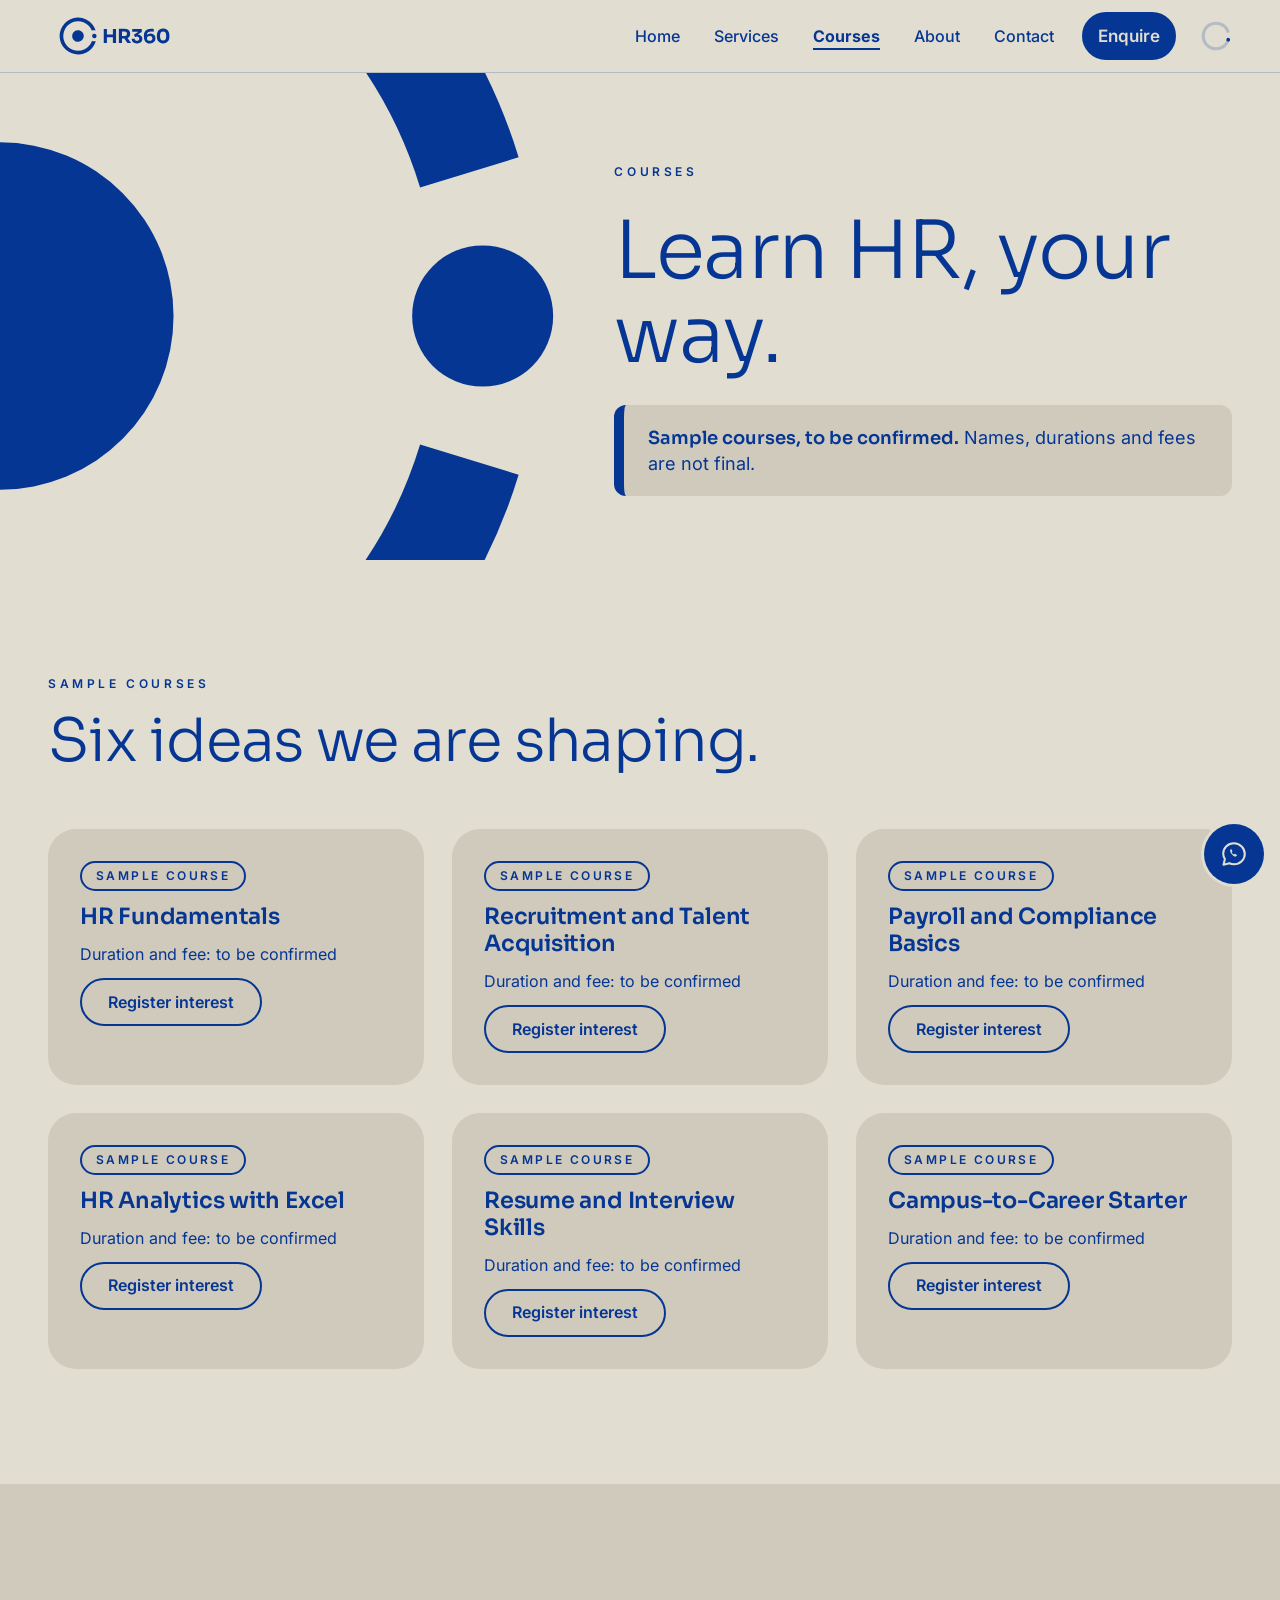
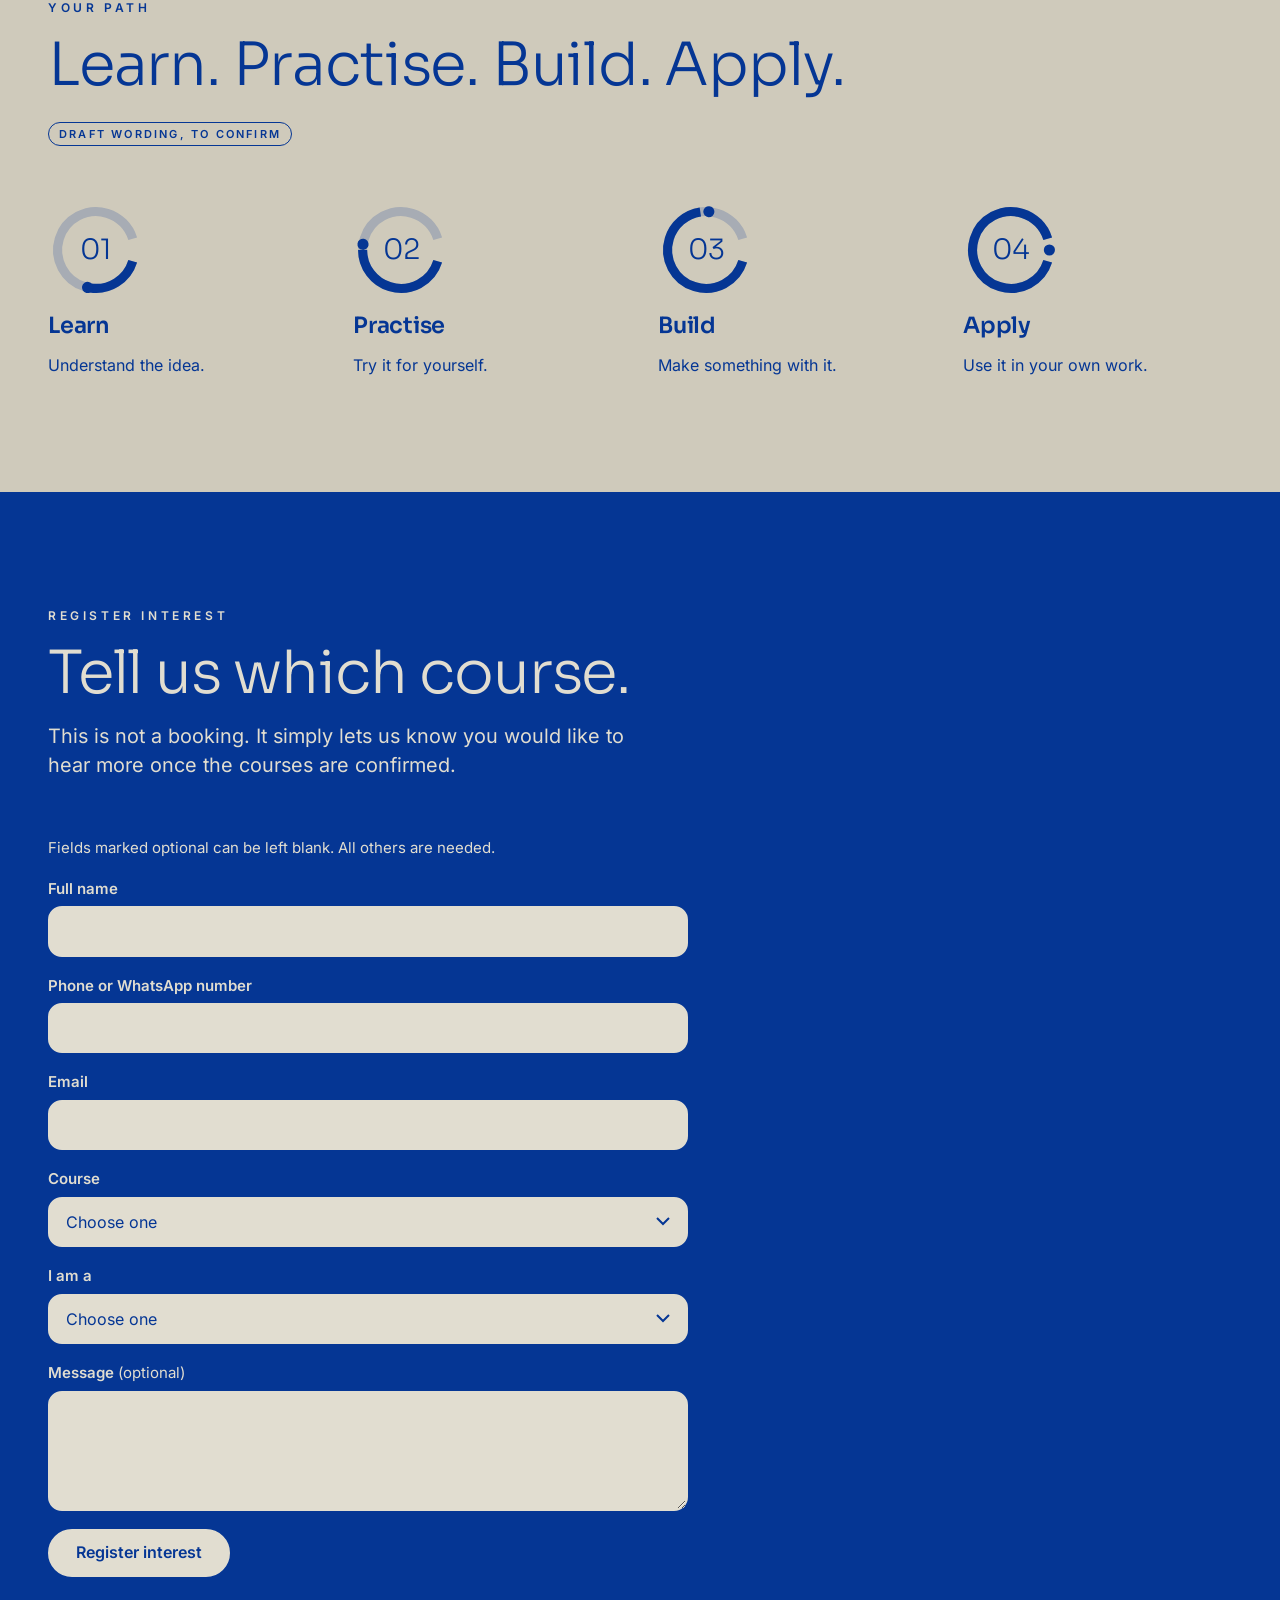
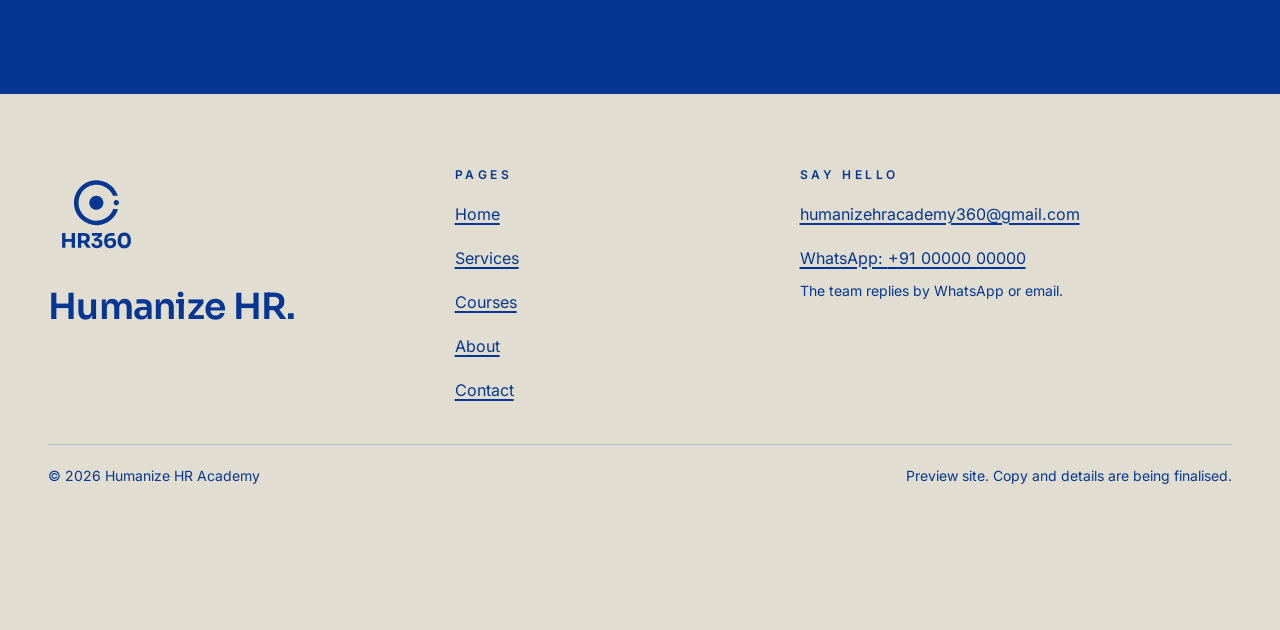
<file: courses.html>
<!doctype html>
<html lang="en">
<head>
<meta charset="utf-8">
<meta name="viewport" content="width=device-width, initial-scale=1">
<title>Sample HR Courses | Humanize HR Academy</title>
<meta name="description" content="Sample HR courses from Humanize HR Academy. Names, durations and fees are to be confirmed. Register your interest.">
<meta name="robots" content="noindex, nofollow">
<meta name="theme-color" content="#053694">
<meta property="og:title" content="Sample HR Courses | Humanize HR Academy">
<meta property="og:description" content="Sample HR courses from Humanize HR Academy. Names, durations and fees are to be confirmed. Register your interest.">
<meta property="og:type" content="website">
<link rel="icon" href="assets/img/favicon.svg" type="image/svg+xml">
<link rel="icon" href="assets/img/favicon-32.png" sizes="32x32" type="image/png">
<link rel="apple-touch-icon" href="assets/img/apple-touch-icon-180.png">
<link rel="preload" href="assets/fonts/sora-latin-wght-normal.woff2" as="font" type="font/woff2" crossorigin>
<link rel="preload" href="assets/fonts/inter-latin-wght-normal.woff2" as="font" type="font/woff2" crossorigin>
<link rel="stylesheet" href="assets/css/styles.css">
<script>document.documentElement.classList.add("js")</script>
<script src="assets/js/site-config.js" defer></script>
<script src="assets/js/forms-config.js" defer></script>
<script src="assets/js/main.js" defer></script>
</head>
<body>
<a class="skip" href="#main">Skip to content</a>
<header class="site-header">
<div class="site-header__bar">
<a class="brand" href="index.html"><img src="assets/img/hr360-horizontal-compact-cobalt.svg" alt="HR360 Humanize HR Academy, home" width="133" height="60"></a>
<span class="ring ring--sm scroll-ring" aria-hidden="true"><svg viewBox="0 0 100 100" aria-hidden="true" focusable="false"><circle class="ring__track" cx="50" cy="50" r="40" pathLength="360"/><circle class="ring__fill" cx="50" cy="50" r="40" pathLength="360"/><circle class="ring__dot" cx="90" cy="50" r="5.8"/></svg></span>
<button class="menu-btn" type="button" aria-expanded="false" aria-controls="site-nav"><span class="menu-btn__bars" aria-hidden="true"></span><span class="menu-btn__label">Menu</span></button>
<nav class="nav" id="site-nav" aria-label="Main"><ul><li><a href="index.html">Home</a></li><li><a href="services.html">Services</a></li><li><a href="courses.html" aria-current="page">Courses</a></li><li><a href="about.html">About</a></li><li><a href="contact.html">Contact</a></li><li><a class="btn" href="contact.html#enquiry">Enquire</a></li></ul></nav>
</div>
</header>
<main id="main" tabindex="-1">

<section class="hero hero--page hero--flip" aria-labelledby="h1">
<div class="hero__text">
<p class="label">Courses</p>
<h1 id="h1">Learn HR, your way.</h1>
<p class="notice"><strong>Sample courses, to be confirmed.</strong> Names, durations and fees are not final.</p>
</div>
<div class="stage stage--l " aria-hidden="true"><img class="orbit" src="assets/img/orbit-cobalt-open-right.svg" alt="" width="208" height="208"></div>
</section>
<section class="sec" aria-labelledby="c-h">
<div class="container">
<div class="sec-head"><p class="label">Sample courses</p><h2 id="c-h">Six ideas we are shaping.</h2></div>
<ul class="grid cols-3"><li class="tile card"><span class="chip">Sample course</span><h3>HR Fundamentals</h3><p>Duration and fee: to be confirmed</p><p><a class="btn btn--ghost" href="#register-section" data-course="HR Fundamentals">Register interest<span class="vh"> in HR Fundamentals</span></a></p></li>
<li class="tile card"><span class="chip">Sample course</span><h3>Recruitment and Talent Acquisition</h3><p>Duration and fee: to be confirmed</p><p><a class="btn btn--ghost" href="#register-section" data-course="Recruitment and Talent Acquisition">Register interest<span class="vh"> in Recruitment and Talent Acquisition</span></a></p></li>
<li class="tile card"><span class="chip">Sample course</span><h3>Payroll and Compliance Basics</h3><p>Duration and fee: to be confirmed</p><p><a class="btn btn--ghost" href="#register-section" data-course="Payroll and Compliance Basics">Register interest<span class="vh"> in Payroll and Compliance Basics</span></a></p></li>
<li class="tile card"><span class="chip">Sample course</span><h3>HR Analytics with Excel</h3><p>Duration and fee: to be confirmed</p><p><a class="btn btn--ghost" href="#register-section" data-course="HR Analytics with Excel">Register interest<span class="vh"> in HR Analytics with Excel</span></a></p></li>
<li class="tile card"><span class="chip">Sample course</span><h3>Resume and Interview Skills</h3><p>Duration and fee: to be confirmed</p><p><a class="btn btn--ghost" href="#register-section" data-course="Resume and Interview Skills">Register interest<span class="vh"> in Resume and Interview Skills</span></a></p></li>
<li class="tile card"><span class="chip">Sample course</span><h3>Campus-to-Career Starter</h3><p>Duration and fee: to be confirmed</p><p><a class="btn btn--ghost" href="#register-section" data-course="Campus-to-Career Starter">Register interest<span class="vh"> in Campus-to-Career Starter</span></a></p></li>
</ul>
</div>
</section>
<section class="sec on-deep" aria-labelledby="path-h">
<div class="container">
<div class="sec-head"><p class="label">Your path</p><h2 id="path-h">Learn. Practise. Build. Apply.</h2><span class="draft">Draft wording, to confirm</span></div>
<ol class="steps steps--4">
<li class="step"><span class="ring" data-fill style="--t:0.25" aria-hidden="true"><svg viewBox="0 0 100 100" aria-hidden="true" focusable="false"><circle class="ring__track" cx="50" cy="50" r="40" pathLength="360"/><circle class="ring__fill" cx="50" cy="50" r="40" pathLength="360"/><circle class="ring__dot" cx="90" cy="50" r="5.8"/></svg><span class="ring__n">01</span></span><h3>Learn</h3><p>Understand the idea.</p></li>
<li class="step"><span class="ring" data-fill style="--t:0.5" aria-hidden="true"><svg viewBox="0 0 100 100" aria-hidden="true" focusable="false"><circle class="ring__track" cx="50" cy="50" r="40" pathLength="360"/><circle class="ring__fill" cx="50" cy="50" r="40" pathLength="360"/><circle class="ring__dot" cx="90" cy="50" r="5.8"/></svg><span class="ring__n">02</span></span><h3>Practise</h3><p>Try it for yourself.</p></li>
<li class="step"><span class="ring" data-fill style="--t:0.75" aria-hidden="true"><svg viewBox="0 0 100 100" aria-hidden="true" focusable="false"><circle class="ring__track" cx="50" cy="50" r="40" pathLength="360"/><circle class="ring__fill" cx="50" cy="50" r="40" pathLength="360"/><circle class="ring__dot" cx="90" cy="50" r="5.8"/></svg><span class="ring__n">03</span></span><h3>Build</h3><p>Make something with it.</p></li>
<li class="step"><span class="ring" data-fill style="--t:1.0" aria-hidden="true"><svg viewBox="0 0 100 100" aria-hidden="true" focusable="false"><circle class="ring__track" cx="50" cy="50" r="40" pathLength="360"/><circle class="ring__fill" cx="50" cy="50" r="40" pathLength="360"/><circle class="ring__dot" cx="90" cy="50" r="5.8"/></svg><span class="ring__n">04</span></span><h3>Apply</h3><p>Use it in your own work.</p></li>
</ol>
</div>
</section>
<section class="sec on-cobalt" id="register-section" aria-labelledby="reg-h">
<div class="container">
<div class="sec-head"><p class="label">Register interest</p><h2 id="reg-h">Tell us which course.</h2><p class="lead">This is not a booking. It simply lets us know you would like to hear more once the courses are confirmed.</p></div>
<div data-form="registration" data-id="register"><noscript><p class="nojs">The form needs JavaScript. Please <a href="contact.html">use the contact page</a> or WhatsApp us.</p></noscript></div>
</div>
</section>

</main>
<footer class="site-footer">
<div class="container">
<div class="footer-grid">
<div>
<a class="brand" href="index.html"><img src="assets/img/hr360-stacked-compact-cobalt.svg" alt="HR360 Humanize HR Academy" width="86" height="96"></a>
<p class="signoff">Humanize HR.</p>
</div>
<nav aria-label="Footer"><h2>Pages</h2><ul><li><a href="index.html">Home</a></li><li><a href="services.html">Services</a></li><li><a href="courses.html">Courses</a></li><li><a href="about.html">About</a></li><li><a href="contact.html">Contact</a></li></ul></nav>
<div>
<h2>Say hello</h2>
<ul>
<li><a data-contact="email" href="mailto:humanizehracademy360@gmail.com">humanizehracademy360@gmail.com</a></li>
<li><a data-contact="whatsapp" href="https://wa.me/910000000000?text=Hello%20Humanize%20HR%20Academy%2C%20I%20would%20like%20to%20know%20more." target="_blank" rel="noopener">WhatsApp:&nbsp;<span data-contact="phone">+91 00000 00000</span></a></li>
</ul>
<p class="small">The team replies by WhatsApp or email.</p>
</div>
</div>
<div class="footer-bottom"><span>&copy; 2026 Humanize HR Academy</span><span>Preview site. Copy and details are being finalised.</span></div>
</div>
</footer>
<a class="wa" data-contact="whatsapp" href="https://wa.me/910000000000?text=Hello%20Humanize%20HR%20Academy%2C%20I%20would%20like%20to%20know%20more." target="_blank" rel="noopener" aria-label="Chat on WhatsApp">
<svg viewBox="0 0 32 32" fill="none" stroke="currentColor" stroke-width="2.2" stroke-linecap="round" stroke-linejoin="round" aria-hidden="true" focusable="false"><path d="M16 4.5c-6.4 0-11.5 4.9-11.5 11 0 2.2.7 4.2 1.8 5.9L4.8 27.5l6.3-1.6c1.4.7 3.1 1.1 4.9 1.1 6.4 0 11.5-4.9 11.5-11S22.4 4.5 16 4.5z"/><path d="M12 11.5c-.6 2.6 1.9 6.1 5.4 7.4l2-1.7-2.3-1.5-1.1.9c-1.1-.5-2-1.4-2.5-2.5l.9-1.1-1.4-2.4z" fill="currentColor" stroke="none"/></svg>
</a>
</body>
</html>
</file>
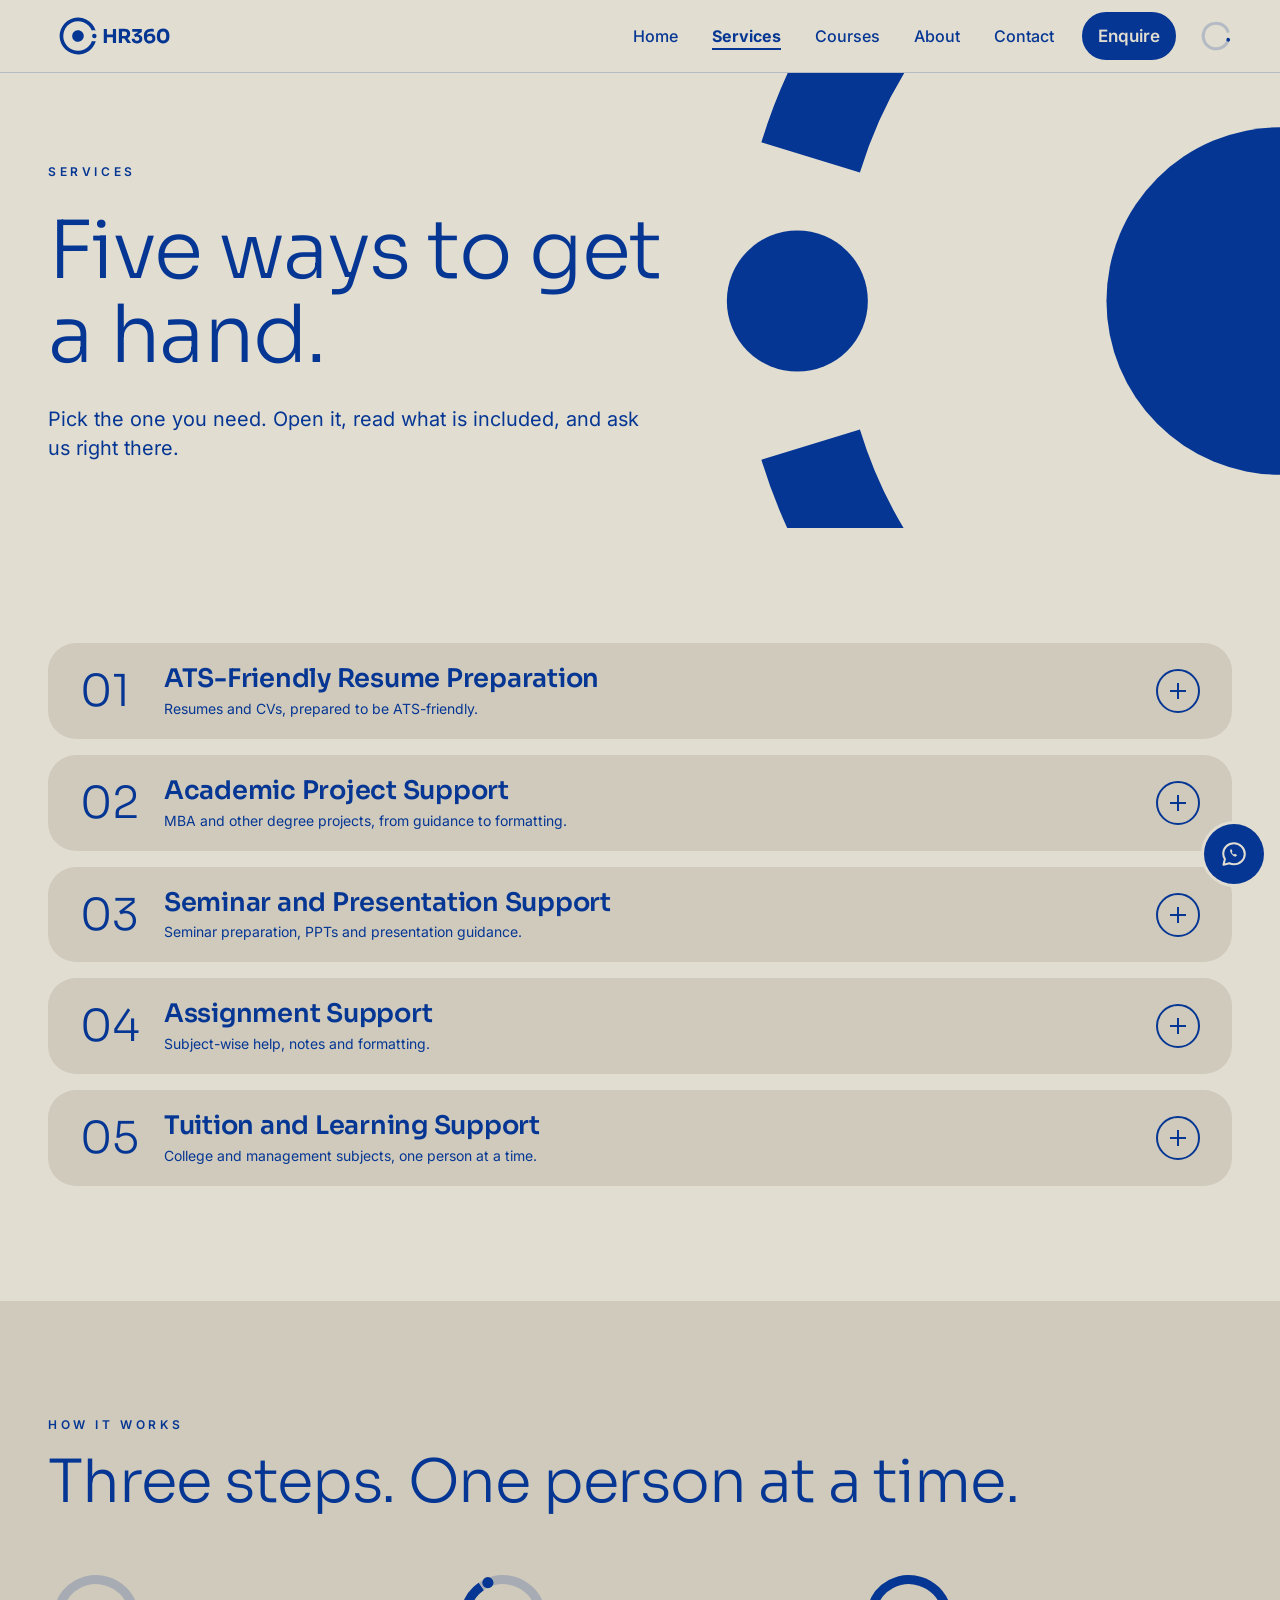
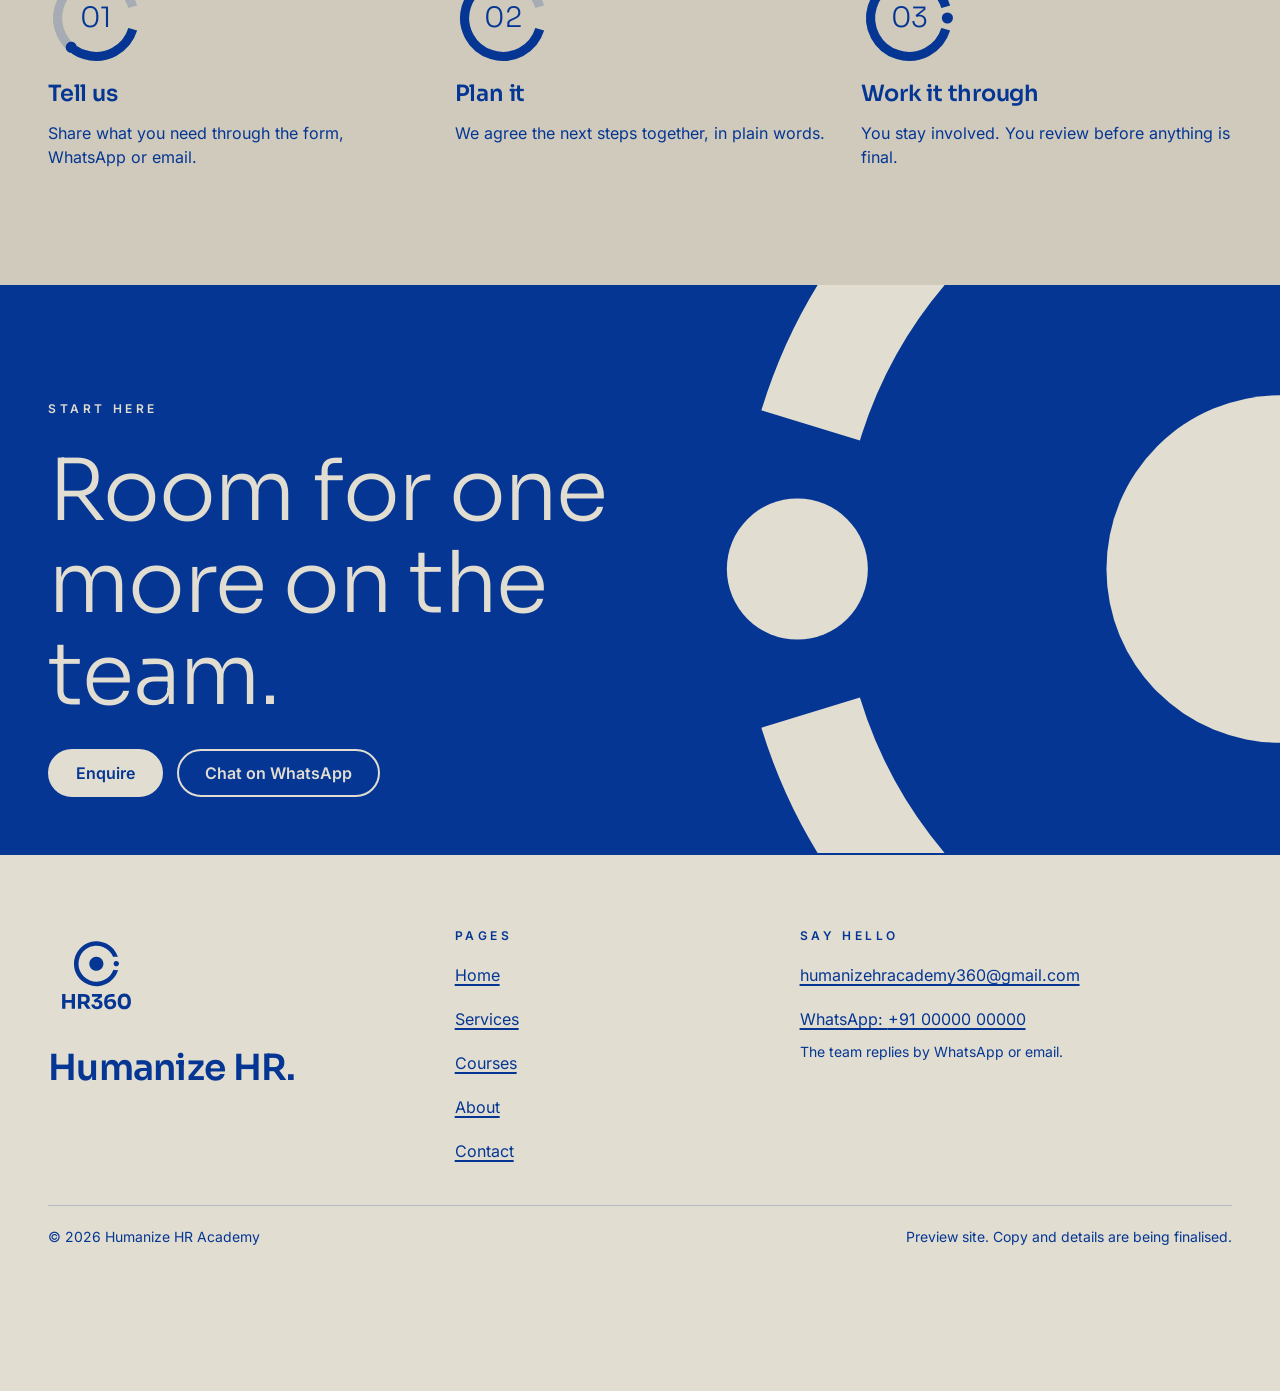
<file: services.html>
<!doctype html>
<html lang="en">
<head>
<meta charset="utf-8">
<meta name="viewport" content="width=device-width, initial-scale=1">
<title>Student Support Services | Humanize HR Academy</title>
<meta name="description" content="Resume preparation, academic project support, seminar and presentation help, assignment support and tuition. Open a service and ask us.">
<meta name="robots" content="noindex, nofollow">
<meta name="theme-color" content="#053694">
<meta property="og:title" content="Student Support Services | Humanize HR Academy">
<meta property="og:description" content="Resume preparation, academic project support, seminar and presentation help, assignment support and tuition. Open a service and ask us.">
<meta property="og:type" content="website">
<link rel="icon" href="assets/img/favicon.svg" type="image/svg+xml">
<link rel="icon" href="assets/img/favicon-32.png" sizes="32x32" type="image/png">
<link rel="apple-touch-icon" href="assets/img/apple-touch-icon-180.png">
<link rel="preload" href="assets/fonts/sora-latin-wght-normal.woff2" as="font" type="font/woff2" crossorigin>
<link rel="preload" href="assets/fonts/inter-latin-wght-normal.woff2" as="font" type="font/woff2" crossorigin>
<link rel="stylesheet" href="assets/css/styles.css">
<script>document.documentElement.classList.add("js")</script>
<script src="assets/js/site-config.js" defer></script>
<script src="assets/js/forms-config.js" defer></script>
<script src="assets/js/main.js" defer></script>
</head>
<body>
<a class="skip" href="#main">Skip to content</a>
<header class="site-header">
<div class="site-header__bar">
<a class="brand" href="index.html"><img src="assets/img/hr360-horizontal-compact-cobalt.svg" alt="HR360 Humanize HR Academy, home" width="133" height="60"></a>
<span class="ring ring--sm scroll-ring" aria-hidden="true"><svg viewBox="0 0 100 100" aria-hidden="true" focusable="false"><circle class="ring__track" cx="50" cy="50" r="40" pathLength="360"/><circle class="ring__fill" cx="50" cy="50" r="40" pathLength="360"/><circle class="ring__dot" cx="90" cy="50" r="5.8"/></svg></span>
<button class="menu-btn" type="button" aria-expanded="false" aria-controls="site-nav"><span class="menu-btn__bars" aria-hidden="true"></span><span class="menu-btn__label">Menu</span></button>
<nav class="nav" id="site-nav" aria-label="Main"><ul><li><a href="index.html">Home</a></li><li><a href="services.html" aria-current="page">Services</a></li><li><a href="courses.html">Courses</a></li><li><a href="about.html">About</a></li><li><a href="contact.html">Contact</a></li><li><a class="btn" href="contact.html#enquiry">Enquire</a></li></ul></nav>
</div>
</header>
<main id="main" tabindex="-1">

<section class="hero hero--page" aria-labelledby="h1">
<div class="hero__text">
<p class="label">Services</p>
<h1 id="h1">Five ways to get a hand.</h1>
<p class="lead">Pick the one you need. Open it, read what is included, and ask us right there.</p>
</div>
<div class="stage stage--r " aria-hidden="true"><img class="orbit" src="assets/img/orbit-cobalt-open-left.svg" alt="" width="208" height="208"></div>
</section>
<section class="sec" aria-labelledby="list-h">
<div class="container">
<h2 class="vh" id="list-h">Our services</h2>
<div class="svc-list">
<details class="svc" id="resume">
<summary><span class="svc__num" aria-hidden="true">01</span><span class="svc__title"><span class="h3">ATS-Friendly Resume Preparation</span><span class="small">Resumes and CVs, prepared to be ATS-friendly.</span></span><span class="plus" aria-hidden="true"></span></summary>
<div class="svc__body">
<div class="stack"><p class="label">What is included</p><ul class="bullets"><li>Fresher and experienced resumes</li><li>Professional CV preparation</li><li>Resume editing and improvement</li></ul></div>
<div class="svc__form"><h4>Ask about this service</h4><div data-form="enquiry" data-service="ATS-Friendly Resume Preparation" data-id="enquiry-resume"><noscript><p class="nojs">The form needs JavaScript. Please <a href="contact.html#enquiry">use the contact page</a> or WhatsApp us.</p></noscript></div></div>
</div>
</details>
<details class="svc" id="project">
<summary><span class="svc__num" aria-hidden="true">02</span><span class="svc__title"><span class="h3">Academic Project Support</span><span class="small">MBA and other degree projects, from guidance to formatting.</span></span><span class="plus" aria-hidden="true"></span></summary>
<div class="svc__body">
<div class="stack"><p class="label">What is included</p><ul class="bullets"><li>MBA and other degree projects</li><li>Project guidance</li><li>Report formatting and presentation support</li></ul></div>
<div class="svc__form"><h4>Ask about this service</h4><div data-form="enquiry" data-service="Academic Project Support" data-id="enquiry-project"><noscript><p class="nojs">The form needs JavaScript. Please <a href="contact.html#enquiry">use the contact page</a> or WhatsApp us.</p></noscript></div></div>
</div>
</details>
<details class="svc" id="seminar">
<summary><span class="svc__num" aria-hidden="true">03</span><span class="svc__title"><span class="h3">Seminar and Presentation Support</span><span class="small">Seminar preparation, PPTs and presentation guidance.</span></span><span class="plus" aria-hidden="true"></span></summary>
<div class="svc__body">
<div class="stack"><p class="label">What is included</p><ul class="bullets"><li>Seminar preparation</li><li>PPT preparation</li><li>Presentation guidance</li></ul></div>
<div class="svc__form"><h4>Ask about this service</h4><div data-form="enquiry" data-service="Seminar and Presentation Support" data-id="enquiry-seminar"><noscript><p class="nojs">The form needs JavaScript. Please <a href="contact.html#enquiry">use the contact page</a> or WhatsApp us.</p></noscript></div></div>
</div>
</details>
<details class="svc" id="assignment">
<summary><span class="svc__num" aria-hidden="true">04</span><span class="svc__title"><span class="h3">Assignment Support</span><span class="small">Subject-wise help, notes and formatting.</span></span><span class="plus" aria-hidden="true"></span></summary>
<div class="svc__body">
<div class="stack"><p class="label">What is included</p><ul class="bullets"><li>Subject-wise academic assistance</li><li>Notes preparation</li><li>Assignment formatting and guidance</li></ul></div>
<div class="svc__form"><h4>Ask about this service</h4><div data-form="enquiry" data-service="Assignment Support" data-id="enquiry-assignment"><noscript><p class="nojs">The form needs JavaScript. Please <a href="contact.html#enquiry">use the contact page</a> or WhatsApp us.</p></noscript></div></div>
</div>
</details>
<details class="svc" id="tuition">
<summary><span class="svc__num" aria-hidden="true">05</span><span class="svc__title"><span class="h3">Tuition and Learning Support</span><span class="small">College and management subjects, one person at a time.</span></span><span class="plus" aria-hidden="true"></span></summary>
<div class="svc__body">
<div class="stack"><p class="label">What is included</p><ul class="bullets"><li>College subjects</li><li>Management subjects</li><li>Individual learning assistance</li></ul></div>
<div class="svc__form"><h4>Ask about this service</h4><div data-form="enquiry" data-service="Tuition and Learning Support" data-id="enquiry-tuition"><noscript><p class="nojs">The form needs JavaScript. Please <a href="contact.html#enquiry">use the contact page</a> or WhatsApp us.</p></noscript></div></div>
</div>
</details>
</div>
</div>
</section>
<section class="sec on-deep" aria-labelledby="how-h">
<div class="container">
<div class="sec-head"><p class="label">How it works</p><h2 id="how-h">Three steps. One person at a time.</h2></div>
<ol class="steps steps--3">
<li class="step"><span class="ring" data-fill style="--t:0.33" aria-hidden="true"><svg viewBox="0 0 100 100" aria-hidden="true" focusable="false"><circle class="ring__track" cx="50" cy="50" r="40" pathLength="360"/><circle class="ring__fill" cx="50" cy="50" r="40" pathLength="360"/><circle class="ring__dot" cx="90" cy="50" r="5.8"/></svg><span class="ring__n">01</span></span><h3>Tell us</h3><p>Share what you need through the form, WhatsApp or email.</p></li>
<li class="step"><span class="ring" data-fill style="--t:0.67" aria-hidden="true"><svg viewBox="0 0 100 100" aria-hidden="true" focusable="false"><circle class="ring__track" cx="50" cy="50" r="40" pathLength="360"/><circle class="ring__fill" cx="50" cy="50" r="40" pathLength="360"/><circle class="ring__dot" cx="90" cy="50" r="5.8"/></svg><span class="ring__n">02</span></span><h3>Plan it</h3><p>We agree the next steps together, in plain words.</p></li>
<li class="step"><span class="ring" data-fill style="--t:1.0" aria-hidden="true"><svg viewBox="0 0 100 100" aria-hidden="true" focusable="false"><circle class="ring__track" cx="50" cy="50" r="40" pathLength="360"/><circle class="ring__fill" cx="50" cy="50" r="40" pathLength="360"/><circle class="ring__dot" cx="90" cy="50" r="5.8"/></svg><span class="ring__n">03</span></span><h3>Work it through</h3><p>You stay involved. You review before anything is final.</p></li>
</ol>
</div>
</section>
<section class="cta" aria-labelledby="cta-h"><div class="cta__text">
<p class="label">Start here</p>
<h2 id="cta-h">Room for one more on the team.</h2>

<div class="btn-row"><a class="btn" href="contact.html#enquiry">Enquire</a><a class="btn btn--ghost" data-contact="whatsapp" href="https://wa.me/910000000000?text=Hello%20Humanize%20HR%20Academy%2C%20I%20would%20like%20to%20know%20more." target="_blank" rel="noopener">Chat on WhatsApp</a></div>
</div><div class="stage stage--r " aria-hidden="true"><img class="orbit" src="assets/img/orbit-cream-open-left.svg" alt="" width="208" height="208"></div></section>

</main>
<footer class="site-footer">
<div class="container">
<div class="footer-grid">
<div>
<a class="brand" href="index.html"><img src="assets/img/hr360-stacked-compact-cobalt.svg" alt="HR360 Humanize HR Academy" width="86" height="96"></a>
<p class="signoff">Humanize HR.</p>
</div>
<nav aria-label="Footer"><h2>Pages</h2><ul><li><a href="index.html">Home</a></li><li><a href="services.html">Services</a></li><li><a href="courses.html">Courses</a></li><li><a href="about.html">About</a></li><li><a href="contact.html">Contact</a></li></ul></nav>
<div>
<h2>Say hello</h2>
<ul>
<li><a data-contact="email" href="mailto:humanizehracademy360@gmail.com">humanizehracademy360@gmail.com</a></li>
<li><a data-contact="whatsapp" href="https://wa.me/910000000000?text=Hello%20Humanize%20HR%20Academy%2C%20I%20would%20like%20to%20know%20more." target="_blank" rel="noopener">WhatsApp:&nbsp;<span data-contact="phone">+91 00000 00000</span></a></li>
</ul>
<p class="small">The team replies by WhatsApp or email.</p>
</div>
</div>
<div class="footer-bottom"><span>&copy; 2026 Humanize HR Academy</span><span>Preview site. Copy and details are being finalised.</span></div>
</div>
</footer>
<a class="wa" data-contact="whatsapp" href="https://wa.me/910000000000?text=Hello%20Humanize%20HR%20Academy%2C%20I%20would%20like%20to%20know%20more." target="_blank" rel="noopener" aria-label="Chat on WhatsApp">
<svg viewBox="0 0 32 32" fill="none" stroke="currentColor" stroke-width="2.2" stroke-linecap="round" stroke-linejoin="round" aria-hidden="true" focusable="false"><path d="M16 4.5c-6.4 0-11.5 4.9-11.5 11 0 2.2.7 4.2 1.8 5.9L4.8 27.5l6.3-1.6c1.4.7 3.1 1.1 4.9 1.1 6.4 0 11.5-4.9 11.5-11S22.4 4.5 16 4.5z"/><path d="M12 11.5c-.6 2.6 1.9 6.1 5.4 7.4l2-1.7-2.3-1.5-1.1.9c-1.1-.5-2-1.4-2.5-2.5l.9-1.1-1.4-2.4z" fill="currentColor" stroke="none"/></svg>
</a>
</body>
</html>
</file>
<file: assets/css/styles.css>
/* Humanize HR Academy (HR360) - Orbit identity. Cobalt is the voice, cream is the room.
   Colours: cobalt, cream, deep cream, and cobalt/cream tints for supporting graphics only. */

@font-face{font-family:"Sora";src:url("../fonts/sora-latin-wght-normal.woff2") format("woff2");font-weight:100 800;font-style:normal;font-display:swap}
@font-face{font-family:"Inter";src:url("../fonts/inter-latin-wght-normal.woff2") format("woff2");font-weight:100 900;font-style:normal;font-display:swap}

@property --p{syntax:"<number>";inherits:true;initial-value:0}

:root{
  --cobalt:#053694;
  --cream:#E1DDD0;
  --deep:#CFCABB;
  --cobalt-60:rgba(5,54,148,.6);
  --cobalt-20:rgba(5,54,148,.2);
  --cream-60:rgba(225,221,208,.6);
  --cream-20:rgba(225,221,208,.2);
  /* contextual pair: swapped by .on-cobalt */
  --ink:var(--cobalt);
  --paper:var(--cream);
  --tint:var(--cobalt-20);
  --tint-strong:var(--cobalt-60);
  --tile:var(--deep);
  --font-display:"Sora",ui-sans-serif,system-ui,-apple-system,"Segoe UI",sans-serif;
  --font-body:"Inter",ui-sans-serif,system-ui,-apple-system,"Segoe UI",sans-serif;
  --max:1240px;
  --gutter:clamp(16px,4vw,48px);
  --pad:max(var(--gutter),calc((100vw - var(--max)) / 2));
  --header-h:72px;
  --ease:cubic-bezier(.22,1,.36,1);
  --radius:28px;
  color-scheme:light;
}
.on-cobalt{--ink:var(--cream);--paper:var(--cobalt);--tint:var(--cream-20);--tint-strong:var(--cream-60);--tile:var(--cream)}
.on-deep{--paper:var(--deep);--tile:var(--cream)}

*,*::before,*::after{box-sizing:border-box}
html{-webkit-text-size-adjust:100%;scroll-behavior:smooth;scroll-padding-top:calc(var(--header-h) + 16px)}
body{margin:0;background:var(--cream);color:var(--cobalt);font-family:var(--font-body);font-size:1rem;line-height:1.5;font-weight:400;overflow-x:hidden;-webkit-font-smoothing:antialiased}
img,svg{max-width:100%;display:block}
img{height:auto}
h1,h2,h3,h4,p,ul,ol,figure,blockquote{margin:0}
ul,ol{padding:0;list-style:none}
a{color:inherit;text-underline-offset:.2em;text-decoration-thickness:2px}
button,input,select,textarea{font:inherit;color:inherit}
:focus{outline:none}
:focus-visible{outline:3px solid var(--ink);outline-offset:3px;border-radius:6px}
main:focus{outline:none}
::selection{background:var(--cobalt);color:var(--cream)}

.skip{position:absolute;left:16px;top:-80px;z-index:100;background:var(--cobalt);color:var(--cream);padding:12px 20px;border-radius:999px;font-weight:600;text-decoration:none;min-height:44px;display:inline-flex;align-items:center}
.skip:focus{top:12px;outline:3px solid var(--cream);outline-offset:2px}
.vh{position:absolute!important;width:1px;height:1px;overflow:hidden;clip:rect(0 0 0 0);white-space:nowrap}

/* ---------- type ---------- */
.display,h1,h2.display{font-family:var(--font-display);font-weight:300;letter-spacing:-.02em;line-height:1.05}
h1{font-size:clamp(2.5rem,1rem + 5.6vw,6rem);overflow-wrap:break-word}
.h2,h2{font-family:var(--font-display);font-weight:300;letter-spacing:-.02em;line-height:1.08;font-size:clamp(2rem,1rem + 3.4vw,4rem)}
h3,.h3{font-family:var(--font-display);font-weight:600;letter-spacing:-.01em;line-height:1.2;font-size:clamp(1.125rem,1rem + .5vw,1.4rem)}
.label{font-family:var(--font-body);font-weight:600;text-transform:uppercase;letter-spacing:.3em;font-size:.75rem;line-height:1.5}
.num{font-family:var(--font-display);font-weight:300}
.lead{font-size:clamp(1.0625rem,1rem + .3vw,1.25rem);line-height:1.5;max-width:38rem}
.measure{max-width:38rem}
.small{font-size:.875rem}
.draft{display:inline-block;justify-self:start;width:fit-content;font-size:.6875rem;font-weight:600;text-transform:uppercase;letter-spacing:.2em;border:1.5px solid var(--ink);border-radius:999px;padding:3px 10px;margin-top:8px}

/* ---------- layout ---------- */
.container{width:100%;max-width:calc(var(--max) + 2 * var(--gutter));margin-inline:auto;padding-inline:var(--gutter)}
.sec{position:relative;background:var(--paper);color:var(--ink);padding-block:clamp(56px,9vw,120px);overflow:hidden}
.sec--tight{padding-block:clamp(40px,6vw,72px)}
.sec-head{display:grid;gap:16px;margin-bottom:clamp(28px,5vw,56px)}
.sec-head .label{opacity:1}
.grid{display:grid;gap:clamp(16px,2.5vw,28px)}
.cols-2{grid-template-columns:1fr}
.cols-3{grid-template-columns:1fr}
@media(min-width:720px){.cols-2{grid-template-columns:repeat(2,1fr)}.cols-3{grid-template-columns:repeat(2,1fr)}}
@media(min-width:1040px){.cols-3{grid-template-columns:repeat(3,1fr)}}

/* ---------- buttons ---------- */
.btn{display:inline-flex;align-items:center;justify-content:center;gap:10px;min-height:48px;padding:12px 26px;border-radius:999px;border:2px solid var(--ink);background:var(--ink);color:var(--paper);font-weight:600;font-size:1rem;text-decoration:none;cursor:pointer;transition:transform .5s var(--ease),background-color .5s var(--ease),color .5s var(--ease);line-height:1.2;text-align:center}
.btn:hover{transform:translateY(-2px)}
.btn--ghost{background:transparent;color:var(--ink)}
.btn--ghost:hover{background:var(--ink);color:var(--paper)}
.tile .btn{border-color:var(--cobalt);background:var(--cobalt);color:var(--cream)}
.tile .btn--ghost{background:transparent;color:var(--cobalt)}
.tile .btn--ghost:hover{background:var(--cobalt);color:var(--cream)}
.btn[disabled]{opacity:.6;cursor:progress;transform:none}
.btn-row{display:flex;flex-wrap:wrap;gap:14px}
.link-arrow{display:inline-flex;align-items:center;gap:8px;min-height:44px;font-weight:600}
.link-arrow::after{content:"";width:10px;height:10px;border-top:2px solid currentColor;border-right:2px solid currentColor;transform:rotate(45deg);transition:transform .5s var(--ease)}
.link-arrow:hover::after{transform:translateX(4px) rotate(45deg)}

/* ---------- header ---------- */
.site-header{position:sticky;top:0;z-index:50;background:var(--cream);color:var(--cobalt);border-bottom:1.5px solid var(--cobalt-20)}
.site-header__bar{display:flex;align-items:center;gap:16px;min-height:var(--header-h);max-width:calc(var(--max) + 2 * var(--gutter));margin-inline:auto;padding-inline:var(--gutter)}
.brand{display:inline-flex;align-items:center;min-height:44px;margin-right:auto;border-radius:8px}
.brand img{height:60px;width:auto}
.scroll-ring{width:32px;height:32px;flex:none;--t:0;--p:0}
.menu-btn{display:inline-flex;align-items:center;gap:10px;min-height:48px;min-width:48px;padding:0 18px;border-radius:999px;border:2px solid var(--cobalt);background:transparent;font-weight:600;cursor:pointer}
.menu-btn__bars{width:18px;height:12px;position:relative}
.menu-btn__bars::before,.menu-btn__bars::after{content:"";position:absolute;left:0;right:0;height:2px;background:currentColor;border-radius:2px;transition:transform .5s var(--ease),top .5s var(--ease)}
.menu-btn__bars::before{top:1px}.menu-btn__bars::after{top:9px}
.menu-btn[aria-expanded="true"] .menu-btn__bars::before{top:5px;transform:rotate(45deg)}
.menu-btn[aria-expanded="true"] .menu-btn__bars::after{top:5px;transform:rotate(-45deg)}
.nav ul{display:flex;flex-direction:column;gap:4px}
.nav a{display:flex;align-items:center;min-height:48px;text-decoration:none;font-weight:500}
.nav a[aria-current="page"]{font-weight:700;text-decoration:underline;text-decoration-thickness:2px;text-underline-offset:.35em}
.nav .btn{margin-top:12px;width:100%}
/* no-JS: nav is a visible wrapped row. JS: collapsible panel on small screens */
html:not(.js) .site-header__bar{flex-wrap:wrap;padding-block:8px}
html:not(.js) .menu-btn{display:none}
html:not(.js) .nav{width:100%}
html:not(.js) .nav ul{flex-direction:row;flex-wrap:wrap;gap:4px 20px}
html:not(.js) .nav .btn{width:auto;margin-top:0}
.js .menu-btn{display:inline-flex}
.js .nav{position:fixed;left:0;right:0;top:var(--header-h);bottom:0;background:var(--cobalt);color:var(--cream);padding:24px var(--gutter) 40px;overflow-y:auto;visibility:hidden;opacity:0;transform:translateY(-8px);transition:opacity .5s var(--ease),transform .5s var(--ease),visibility 0s .5s;--ink:var(--cream)}
.js .nav.is-open{visibility:visible;opacity:1;transform:none;transition:opacity .5s var(--ease),transform .5s var(--ease)}
.js .nav a{font-family:var(--font-display);font-weight:300;font-size:2rem;letter-spacing:-.02em;min-height:64px}
.js .nav a[aria-current="page"]{font-weight:600}
.js .nav .btn{font-family:var(--font-body);font-size:1.0625rem;font-weight:600;letter-spacing:0;min-height:56px;background:var(--cream);color:var(--cobalt);border-color:var(--cream)}
.js .nav .btn:hover{transform:none}
@media(min-width:960px){
  .menu-btn,.js .menu-btn{display:none}
  .scroll-ring{order:3}
  .js .nav,.nav{position:static;visibility:visible;opacity:1;transform:none;background:transparent;color:inherit;padding:0;overflow:visible;transition:none}
  .nav ul{flex-direction:row;align-items:center;gap:6px}
  .js .nav a,.nav a{font-family:var(--font-body);font-size:1rem;font-weight:500;letter-spacing:0;min-height:48px;padding:0 14px}
  .js .nav a[aria-current="page"]{font-weight:700}
  .nav .btn,.js .nav .btn{margin:0 0 0 8px;width:auto;min-height:48px;background:var(--cobalt);color:var(--cream);border-color:var(--cobalt)}
  .site-header__bar{gap:24px}
  .brand{margin-right:auto}
}

/* ---------- orbit devices ---------- */
.stage{position:relative;overflow:hidden;min-height:240px}
.stage{container-type:size;height:300px}
/* orbit crop: ring ~2.2x the stage height, centre on the bottom corner, opening turned up toward the text */
.stage .orbit{position:absolute;top:-14.4cqh;height:229cqh;width:auto;max-width:none;pointer-events:none}
.stage--r .orbit{left:calc(100cqw - 114.4cqh);transform:rotate(45deg)}
.stage--l .orbit{left:-114.4cqh;transform:rotate(-45deg)}
/* wide screens: centre on the stage edge, opening faces the text. Ring is ~1.5x the hero height because the clear column is narrow */
@media(min-width:900px){
  .stage .orbit{top:50%;height:196cqw}
  .stage--r .orbit{left:2cqw;transform:translateY(-50%)}
  .stage--l .orbit{left:-98cqw;transform:translateY(-50%)}
}

.stage--tall{min-height:300px}
.stage--field .orbit,.stage--field.stage--r .orbit{top:0;left:0;height:100%;width:100%;transform:none;object-fit:cover}

/* ---------- hero ---------- */
.hero{display:grid;grid-template-columns:1fr;background:var(--paper);color:var(--ink);overflow:hidden}
.hero__text{padding:clamp(40px,7vw,96px) var(--gutter) clamp(36px,5vw,64px);display:grid;gap:clamp(18px,2.4vw,28px);align-content:center}
.hero__text h1{max-width:14ch}
.hero--page .hero__text h1{max-width:16ch;font-size:clamp(2.5rem,1rem + 5vw,5.25rem)}
.hero .stage{min-height:300px}
@media(min-width:900px){
  .hero{grid-template-columns:minmax(0,1.1fr) minmax(0,.9fr);min-height:min(78vh,720px)}
  .hero--page{min-height:420px}
  .hero__text{padding-left:var(--pad);padding-right:clamp(16px,3vw,40px)}
  .hero .stage{min-height:0;height:auto}
  .hero--flip{grid-template-columns:minmax(0,.9fr) minmax(0,1.1fr)}
  .hero--flip .stage{order:-1}
  .hero--flip .hero__text{padding-left:clamp(16px,3vw,40px);padding-right:var(--pad)}
}

/* ---------- tiles / cards ---------- */
.tile{background:var(--tile);color:var(--cobalt);border-radius:var(--radius);padding:clamp(22px,3vw,32px);--ink:var(--cobalt);--paper:var(--tile);--tint:var(--cobalt-20)}
.card{display:grid;gap:12px;align-content:start}
.card .num{font-size:2.5rem;line-height:1}
.card--cta{background:var(--cobalt);color:var(--cream);--ink:var(--cream);--paper:var(--cobalt)}
.card--cta .btn{background:var(--cream);color:var(--cobalt);border-color:var(--cream)}
.chip{display:inline-flex;align-items:center;gap:8px;border:2px solid currentColor;border-radius:999px;padding:4px 14px;font-weight:600;font-size:.75rem;letter-spacing:.2em;text-transform:uppercase;width:fit-content}
.notice{background:var(--deep);color:var(--cobalt);border-radius:var(--radius);border-left:10px solid var(--cobalt);border-radius:12px;padding:20px 24px;font-size:1.125rem;line-height:1.4;max-width:46rem}
.notice strong{font-family:var(--font-display);font-weight:600}

/* ---------- progress ring (dot grammar) ---------- */
.ring{--t:0;--p:var(--t);position:relative;width:96px;height:96px;flex:none;display:grid;place-items:center;transition:--p 1s var(--ease)}
.js .ring{--p:0}
.js .ring.is-in{--p:var(--t)}
.ring svg{position:absolute;inset:0;width:100%;height:100%;overflow:visible}
.ring__track{fill:none;stroke:var(--tint);stroke-width:9.5;stroke-dasharray:326 360;transform-box:view-box;transform-origin:50% 50%;transform:rotate(17deg)}
.ring__fill{fill:none;stroke:var(--ink);stroke-width:9.5;stroke-dasharray:calc(var(--p) * 326) 360;transform-box:view-box;transform-origin:50% 50%;transform:rotate(17deg)}
.ring__dot{fill:var(--ink);transform-box:view-box;transform-origin:50% 50%;transform:rotate(calc(17deg + var(--p) * 343deg))}
.ring__n{position:relative;font-family:var(--font-display);font-weight:300;font-size:1.75rem;letter-spacing:-.02em;line-height:1}
.ring--sm{width:32px;height:32px}
.ring--sm .ring__n{display:none}
.scroll-ring{transition:none}
.steps{display:grid;gap:clamp(24px,3vw,36px);counter-reset:step}
@media(min-width:720px){.steps--4{grid-template-columns:repeat(2,1fr)}.steps--3{grid-template-columns:repeat(3,1fr)}}
@media(min-width:1040px){.steps--4{grid-template-columns:repeat(4,1fr)}}
.step{display:grid;gap:14px;align-content:start}
.step p{max-width:24rem}
.steps--rule .step{border-top:1.5px solid var(--tint-strong);padding-top:24px}
/* vertical timeline (About) */
.timeline{display:grid;gap:0;max-width:46rem}
.timeline li{display:grid;grid-template-columns:96px 1fr;gap:20px 24px;padding-bottom:36px;position:relative}
.timeline li::before{content:"";position:absolute;left:47px;top:100px;bottom:4px;width:2px;background:var(--cobalt-20)}
.timeline li:last-child::before{display:none}
.timeline li:last-child{padding-bottom:0}
.timeline .ring{grid-row:1 / span 2}
.timeline h3{padding-top:8px;align-self:end}
.timeline p{align-self:start}
.timeline p{grid-column:2}
@media(max-width:480px){.timeline li{grid-template-columns:72px 1fr;gap:16px}.timeline li::before{left:35px;top:76px}.timeline .ring{width:72px;height:72px}.ring__n{font-size:1.4rem}}

/* ---------- marquee ---------- */
.marquee-wrap{background:var(--cream);color:var(--cobalt);border-block:2px solid var(--cobalt);padding-block:20px;position:relative}
.marquee{overflow:hidden;display:flex;align-items:center;gap:16px;padding-right:var(--gutter)}
.marquee__viewport{overflow:hidden;flex:1;min-width:0;-webkit-mask-image:linear-gradient(90deg,transparent,#000 4%,#000 96%,transparent);mask-image:linear-gradient(90deg,transparent,#000 4%,#000 96%,transparent)}
.marquee__track{display:flex;width:max-content;animation:marquee 38s linear infinite}
.marquee__group{display:flex;gap:14px;padding-right:14px}
.marquee-wrap:hover .marquee__track,.marquee-wrap:focus-within .marquee__track,.marquee-wrap.is-paused .marquee__track{animation-play-state:paused}
.kw{display:inline-flex;align-items:center;gap:12px;min-height:52px;padding:0 24px;border:2px solid var(--cobalt);border-radius:999px;white-space:nowrap;font-family:var(--font-display);font-weight:300;font-size:1.25rem;letter-spacing:-.01em}
.kw::before{content:"";width:9px;height:9px;border-radius:50%;background:var(--cobalt);flex:none}
.marquee__toggle{flex:none;width:48px;height:48px;border-radius:50%;border:2px solid var(--cobalt);background:transparent;cursor:pointer;display:grid;place-items:center;margin-left:var(--gutter)}
.marquee__toggle svg{width:16px;height:16px;fill:var(--cobalt)}
.marquee__toggle .i-play{display:none}
.marquee-wrap.is-paused .i-play{display:block}
.marquee-wrap.is-paused .i-pause{display:none}
@keyframes marquee{to{transform:translateX(-50%)}}

/* ---------- services accordion ---------- */
.svc-list{display:grid;gap:16px}
.svc{background:var(--tile);color:var(--cobalt);border-radius:var(--radius);--ink:var(--cobalt);--tint:var(--cobalt-20)}
.svc>summary{list-style:none;display:grid;grid-template-columns:auto 1fr auto;gap:8px 20px;align-items:center;padding:20px clamp(18px,3vw,32px);min-height:84px;cursor:pointer;border-radius:var(--radius)}
.svc>summary::-webkit-details-marker{display:none}
.svc__num{font-family:var(--font-display);font-weight:300;font-size:clamp(1.75rem,1.2rem + 2vw,2.75rem);line-height:1;min-width:2ch}
.svc__title{display:grid;gap:4px}
.svc__title .h3{font-size:clamp(1.125rem,1rem + .8vw,1.6rem)}
.svc__title span.small{opacity:1}
.plus{width:44px;height:44px;border:2px solid var(--cobalt);border-radius:50%;position:relative;flex:none;transition:transform .5s var(--ease),background-color .5s var(--ease)}
.plus::before,.plus::after{content:"";position:absolute;left:50%;top:50%;width:16px;height:2px;margin:-1px 0 0 -8px;background:var(--cobalt);transition:background-color .5s var(--ease)}
.plus::after{transform:rotate(90deg)}
.svc[open] .plus,.faq details[open] .plus{transform:rotate(45deg);background:var(--cobalt)}
.svc[open] .plus::before,.svc[open] .plus::after,.faq details[open] .plus::before,.faq details[open] .plus::after{background:var(--cream)}
.svc__body{display:grid;gap:28px;padding:4px clamp(18px,3vw,32px) clamp(22px,3vw,36px)}
@media(min-width:900px){.svc__body{grid-template-columns:minmax(0,.8fr) minmax(0,1.2fr);gap:48px}}
.bullets{display:grid;gap:12px;align-content:start}
.bullets li{display:grid;grid-template-columns:14px 1fr;gap:12px;align-items:start}
.bullets li::before{content:"";width:9px;height:9px;border-radius:50%;background:var(--cobalt);margin-top:.5em}
.svc__form{border-top:1.5px solid var(--cobalt-20);padding-top:24px}
@media(min-width:900px){.svc__form{border-top:0;padding-top:0;border-left:1.5px solid var(--cobalt-20);padding-left:48px}}
.svc__form h4{font-family:var(--font-display);font-weight:600;font-size:1.125rem;margin-bottom:16px}

/* FAQ */
.faq{display:grid;gap:0;max-width:52rem}
.faq details{border-top:2px solid var(--ink)}
.faq details:last-child{border-bottom:2px solid var(--ink)}
.faq summary{list-style:none;display:grid;grid-template-columns:1fr auto;gap:16px;align-items:center;min-height:72px;padding:12px 0;cursor:pointer;font-family:var(--font-display);font-weight:600;font-size:clamp(1.0625rem,1rem + .5vw,1.3rem);line-height:1.25}
.faq summary::-webkit-details-marker{display:none}
.faq .plus{border-color:var(--ink)}
.faq .plus::before,.faq .plus::after{background:var(--ink)}
.faq details[open] .plus{background:var(--ink)}
.faq details[open] .plus::before,.faq details[open] .plus::after{background:var(--paper)}
.faq__a{padding:0 0 24px;max-width:40rem}

/* ---------- portrait ---------- */
.portrait{position:relative;width:min(100%,360px);aspect-ratio:1;flex:none}
.portrait img{width:100%;height:100%;object-fit:cover;object-position:50% 14%;border-radius:50%}
.portrait::after{content:"";position:absolute;right:0;top:50%;width:13%;aspect-ratio:1;border-radius:50%;background:var(--cobalt);transform:translate(50%,-50%);box-shadow:0 0 0 5px var(--cream)}
.on-cobalt .portrait::after{background:var(--cream);box-shadow:0 0 0 5px var(--cobalt)}
.founder{display:grid;gap:clamp(28px,5vw,64px);align-items:center}
@media(min-width:800px){.founder{grid-template-columns:360px minmax(0,1fr)}}
.founder .portrait{margin-right:3%}
@media(max-width:799px){.founder .portrait{width:min(90%,360px)}}
.founder__name{font-family:var(--font-display);font-weight:300;letter-spacing:-.02em;line-height:1.05;font-size:clamp(2.25rem,1rem + 4.4vw,4.5rem)}
.placeholder-box{border:2px dashed var(--ink);border-radius:var(--radius);padding:20px 24px;max-width:36rem}

/* ---------- CTA ---------- */
.cta{display:grid;grid-template-columns:1fr;background:var(--cobalt);color:var(--cream);--ink:var(--cream);--paper:var(--cobalt);--tint:var(--cream-20);--tint-strong:var(--cream-60);overflow:hidden}
.cta__text{padding:clamp(56px,9vw,120px) var(--gutter) clamp(36px,5vw,56px);display:grid;gap:clamp(18px,2.4vw,28px);align-content:center}
.cta__text h2{font-size:clamp(2.5rem,1rem + 5.4vw,5.75rem);max-width:12ch}
.cta .stage{min-height:300px}
@media(min-width:900px){
  .cta{grid-template-columns:minmax(0,1.1fr) minmax(0,.9fr);min-height:520px}
  .cta .stage{min-height:0;height:auto}
  .cta__text{padding-left:var(--pad);padding-right:clamp(16px,3vw,40px)}
  .cta--flip{grid-template-columns:minmax(0,.9fr) minmax(0,1.1fr)}
  .cta--flip .stage{order:-1}
  .cta--flip .cta__text{padding-left:clamp(16px,3vw,40px);padding-right:var(--pad)}
}

/* ---------- approach/field section ---------- */
.field-head{display:grid;gap:0}
@media(min-width:900px){.field-head{grid-template-columns:minmax(0,1.2fr) minmax(0,.8fr)}}
.band-field{display:grid}
.field-head .stage{height:220px;border-radius:var(--radius)}
.field-head__text{display:grid;gap:16px;align-content:center;padding-block:8px 32px}
@media(min-width:900px){.field-head__text{padding-block:0;padding-right:32px}}

/* ---------- contact lines ---------- */
.contact-lines{display:grid;gap:22px}
.contact-line{display:grid;gap:4px}
.contact-line a,.contact-line .big{font-family:var(--font-display);font-weight:300;letter-spacing:-.02em;line-height:1.15;font-size:clamp(1.05rem,.4rem + 2.7vw,2.6rem);overflow-wrap:anywhere}
.contact-line a{display:inline-block;min-height:44px}
.note{display:inline-block;font-size:.8125rem;font-weight:600;letter-spacing:.04em}

/* ---------- forms ---------- */
.form{display:grid;gap:18px;max-width:40rem}
.form__intro{font-size:.9375rem}
.field{display:grid;gap:6px}
.field label{font-weight:600;font-size:.9375rem}
.field .opt{font-weight:400}
.field input,.field select,.field textarea{width:100%;min-height:48px;padding:12px 16px;border:2px solid var(--cobalt);border-radius:14px;background:var(--cream);color:var(--cobalt);font-size:1rem;line-height:1.4}
.on-cobalt .field input,.on-cobalt .field select,.on-cobalt .field textarea{border-color:var(--cream)}
.on-cobalt .tile .field input,.on-cobalt .tile .field select,.on-cobalt .tile .field textarea{border-color:var(--cobalt)}
.field textarea{min-height:120px;resize:vertical}
.field select{appearance:none;-webkit-appearance:none;padding-right:44px;background-image:url("data:image/svg+xml,%3Csvg xmlns='http://www.w3.org/2000/svg' width='14' height='9' viewBox='0 0 14 9'%3E%3Cpath d='M1 1l6 6 6-6' fill='none' stroke='%23053694' stroke-width='2'/%3E%3C/svg%3E");background-repeat:no-repeat;background-position:right 16px center}
.field input:focus-visible,.field select:focus-visible,.field textarea:focus-visible{outline:3px solid var(--ink);outline-offset:3px}
.on-cobalt .tile .field :focus-visible{outline-color:var(--cobalt)}
.field [aria-invalid="true"]{border-width:4px;padding:10px 14px}
.on-cobalt .field [aria-invalid="true"]{padding:10px 14px}
.field__error{font-weight:600;font-size:.9375rem;display:flex;gap:8px;align-items:flex-start}
.field__error::before{content:"!";flex:none;width:22px;height:22px;border-radius:50%;background:var(--ink);color:var(--paper);display:grid;place-items:center;font-size:.8125rem;line-height:1;margin-top:1px}
.field__error:empty{display:none}
.on-cobalt .tile .field__error::before{background:var(--cobalt);color:var(--cream)}
.hp{position:absolute!important;left:-9999px;top:auto;width:1px;height:1px;overflow:hidden}
.form__status{border:2px solid var(--ink);border-radius:14px;padding:14px 18px;font-weight:500}
.form__status:empty{display:none}
.on-cobalt .tile .form__status{border-color:var(--cobalt)}
.form__status:focus{outline:3px solid var(--ink);outline-offset:3px}
.form-panel{padding:clamp(22px,4vw,48px);max-width:52rem}

/* ---------- WhatsApp ---------- */
.wa{position:fixed;right:16px;bottom:16px;z-index:60;width:60px;height:60px;border-radius:50%;background:var(--cobalt);color:var(--cream);display:grid;place-items:center;box-shadow:0 0 0 3px var(--cream);transition:transform .5s var(--ease)}
.wa:hover{transform:scale(1.06)}
.wa svg{width:30px;height:30px}
.wa:focus-visible{outline:3px solid var(--cobalt);outline-offset:6px}

/* ---------- footer ---------- */
.site-footer{background:var(--cream);color:var(--cobalt);border-top:2px solid var(--cobalt);padding:clamp(40px,6vw,72px) 0 calc(clamp(40px,6vw,72px) + 72px)}
.footer-grid{display:grid;gap:36px}
@media(min-width:800px){.footer-grid{grid-template-columns:1.2fr 1fr 1.4fr}}
.footer-grid h2{font-family:var(--font-body);font-weight:600;font-size:.75rem;letter-spacing:.3em;text-transform:uppercase;line-height:1.5;margin-bottom:8px}
.site-footer a{display:inline-flex;align-items:center;min-height:44px}
.site-footer li{display:block}
.signoff{font-family:var(--font-display);font-weight:600;font-size:clamp(1.5rem,1rem + 1.6vw,2.25rem);letter-spacing:-.02em;margin-top:12px}
.footer-bottom{margin-top:32px;padding-top:20px;border-top:1.5px solid var(--cobalt-20);display:flex;flex-wrap:wrap;gap:8px 24px;justify-content:space-between;font-size:.875rem}
.site-footer .brand img{height:96px}

/* ---------- misc ---------- */
.rule{height:2px;background:var(--tint-strong);border:0;margin:0}
.stack{display:grid;gap:clamp(16px,2vw,24px);align-content:start}
.center-text{text-align:center}
noscript .nojs{display:block;border:2px solid var(--cobalt);border-radius:14px;padding:14px 18px;margin-bottom:16px}

/* ---------- reduced motion ---------- */
@media(prefers-reduced-motion:reduce){
  html{scroll-behavior:auto}
  *,*::before,*::after{animation:none!important;transition:none!important}
  .js .ring{--p:var(--t)}
  .marquee__track{width:auto;flex-wrap:wrap}
  .marquee__group[aria-hidden="true"]{display:none}
  .marquee__group{flex-wrap:wrap;padding-right:0}
  .marquee__toggle{display:none}
  .marquee{padding-right:0}
  .marquee__viewport{-webkit-mask-image:none;mask-image:none;padding-inline:var(--gutter)}
}

/* about-page display sizes */
.display--md{font-size:clamp(1.6rem,1rem + 2.4vw,2.75rem)}
.display--lg{font-size:clamp(2rem,1rem + 4vw,4.25rem)}
.h1--about{max-width:18ch}
</file>
